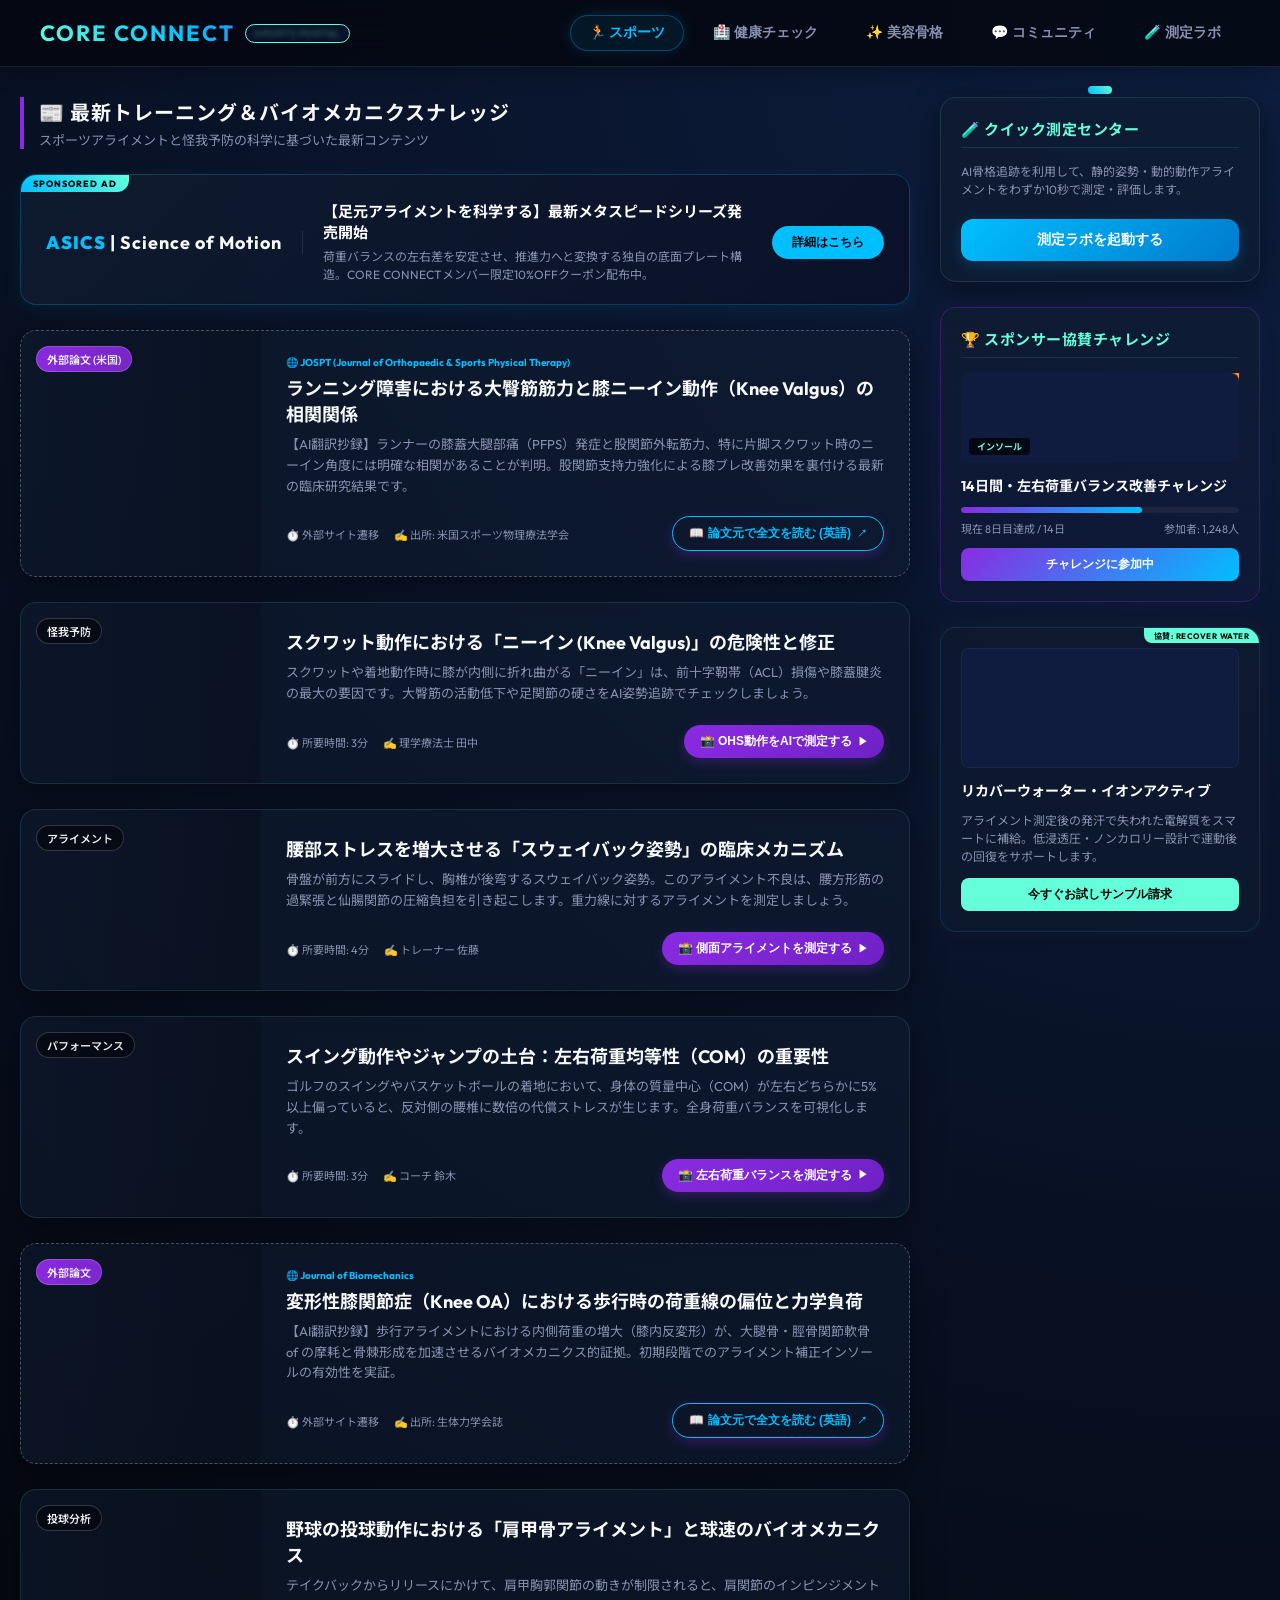
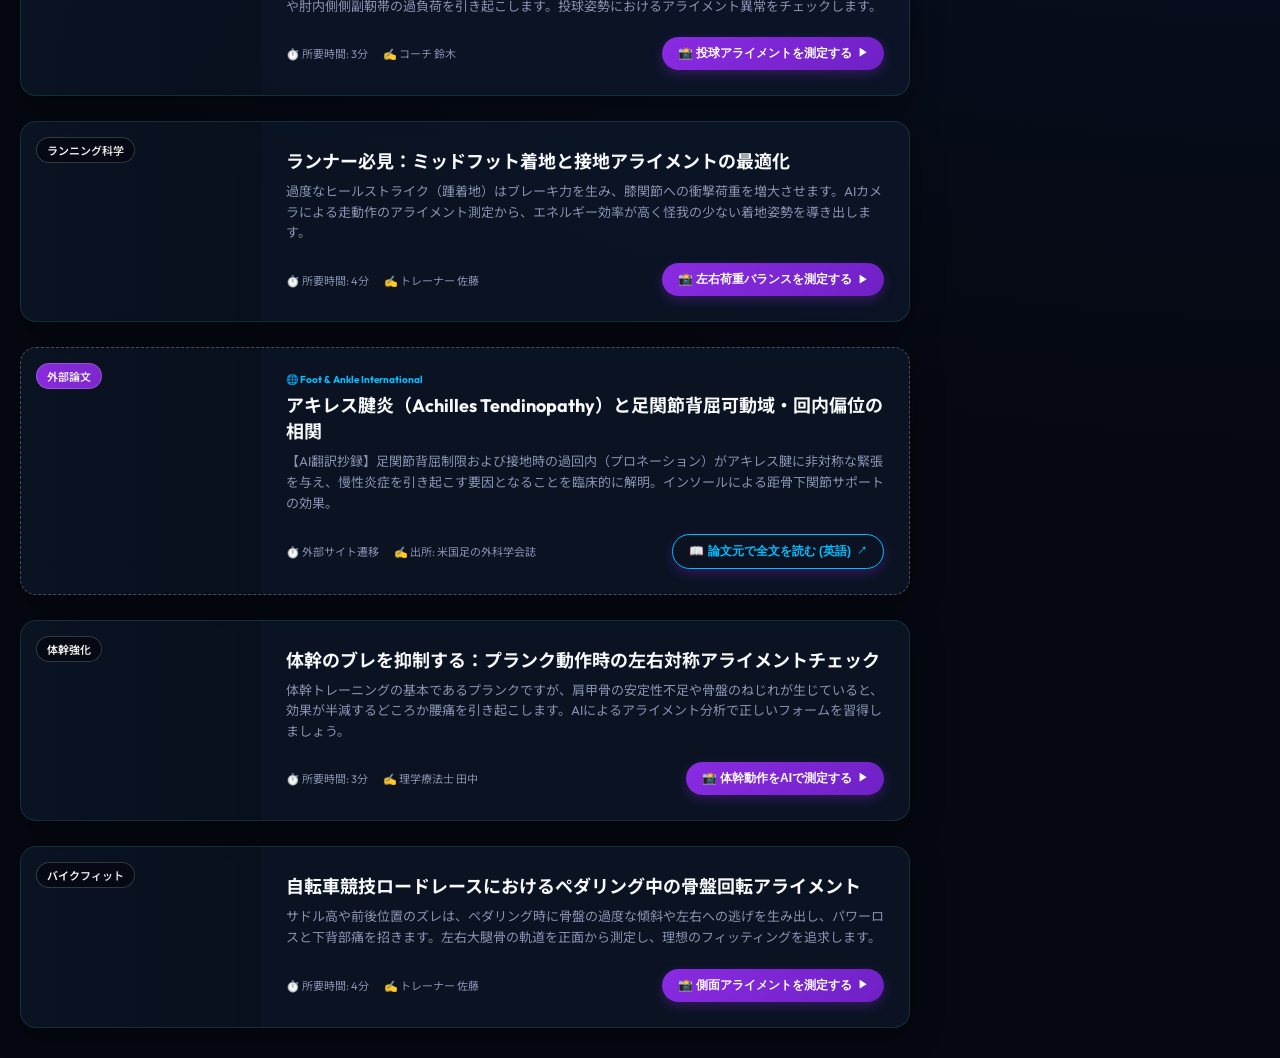
<file: index.html>
<!DOCTYPE html>
<html lang="ja">
<head>
    <meta charset="UTF-8">
    <meta name="viewport" content="width=device-width, initial-scale=1.0, maximum-scale=1.0, user-scalable=no, viewport-fit=cover">
    <title>CORE CONNECT - 統合スポーツ・健康・美容プラットフォーム</title>
    <link rel="stylesheet" href="portal.css">
</head>
<body class="theme-sports">

    <!-- Header & Navigation -->
    <header>
        <div class="logo">
            CORE CONNECT <span class="logo-badge" id="portalLogoBadge">Sports Portal</span>
        </div>
        <nav class="nav-tabs">
            <button class="tab-btn active" data-tab="sports">🏃 スポーツ</button>
            <button class="tab-btn" data-tab="health">🏥 健康チェック</button>
            <button class="tab-btn" data-tab="beauty">✨ 美容骨格</button>
            <button class="tab-btn" data-tab="community">💬 コミュニティ</button>
            <button class="tab-btn" data-tab="lab">🧪 測定ラボ</button>
        </nav>
    </header>

    <!-- Main Container -->
    <div class="portal-container">

        <!-- 1. SPORTS PORTAL TAB -->
        <div id="sportsPanel" class="tab-panel active">
            <div class="portal-grid">
                
                <!-- Left Feed: Articles -->
                <div class="feed-section">
                    <div class="feed-header">
                        <h2>📰 最新トレーニング＆バイオメカニクスナレッジ</h2>
                        <p>スポーツアライメントと怪我予防の科学に基づいた最新コンテンツ</p>
                    </div>

                    <!-- Horizontal Corporate Sponsor Banner Ad -->
                    <div class="sponsor-banner-horizontal" onclick="alert('協賛スポンサー：ASICS バイオメカニクスシューズ特設ページへ移行します！')">
                        <div class="sponsor-badge">SPONSORED AD</div>
                        <div class="sponsor-banner-content">
                            <div class="sponsor-logo-box">
                                <span style="color:var(--accent-blue); font-weight:900;">ASICS</span> | Science of Motion
                            </div>
                            <div class="sponsor-banner-text">
                                <h4 class="sponsor-headline">【足元アライメントを科学する】最新メタスピードシリーズ発売開始</h4>
                                <p class="sponsor-subline">荷重バランスの左右差を安定させ、推進力へと変換する独自の底面プレート構造。CORE CONNECTメンバー限定10%OFFクーポン配布中。</p>
                            </div>
                            <button class="sponsor-banner-btn">詳細はこちら</button>
                        </div>
                    </div>
                    
                                        <div class="article-list">
                        <!-- Curated External Article 1 (Sports) -->
                        <div class="article-card" style="border-style: dashed; border-color: rgba(255,255,255,0.25);">
                            <div class="article-image" style="background-image: url('https://images.unsplash.com/photo-1517649763962-0c623066013b?auto=format&fit=crop&q=80&w=400');">
                                <span class="article-badge" style="background:var(--accent-purple); color:#fff;">外部論文 (米国)</span>
                            </div>
                            <div class="article-content">
                                <div class="article-body">
                                    <div style="font-size:10px; color:var(--accent-blue); font-weight:700; margin-bottom:5px;">🌐 JOSPT (Journal of Orthopaedic & Sports Physical Therapy)</div>
                                    <h3>ランニング障害における大臀筋筋力と膝ニーイン動作（Knee Valgus）の相関関係</h3>
                                    <p>【AI翻訳抄録】ランナーの膝蓋大腿部痛（PFPS）発症と股関節外転筋力、特に片脚スクワット時のニーイン角度には明確な相関があることが判明。股関節支持力強化による膝ブレ改善効果を裏付ける最新の臨床研究結果です。</p>
                                </div>
                                <div class="article-footer">
                                    <div class="article-meta">
                                        <span>⏱️ 外部サイト遷移</span>
                                        <span>✍️ 出所: 米国スポーツ物理療法学会</span>
                                    </div>
                                    <button class="btn-hook" style="background:transparent; border:1px solid var(--accent-blue); color:var(--accent-blue);" onclick="window.open('https://www.jospt.org/', '_blank'); alert('著作権遵守：引用元メディアのオリジナル論文詳細ページ（外部サイト）へ遷移します。')">
                                        📖 論文元で全文を読む (英語) <span>↗</span>
                                    </button>
                                </div>
                            </div>
                        </div>

                        <!-- Article 1: Squat Knee Valgus -->
                        <div class="article-card">
                            <div class="article-image" style="background-image: url('https://images.unsplash.com/photo-1571019614242-c5c5dee9f50b?auto=format&fit=crop&q=80&w=400');">
                                <span class="article-badge">怪我予防</span>
                            </div>
                            <div class="article-content">
                                <div class="article-body">
                                    <h3>スクワット動作における「ニーイン (Knee Valgus)」の危険性と修正</h3>
                                    <p>スクワットや着地動作時に膝が内側に折れ曲がる「ニーイン」は、前十字靭帯（ACL）損傷や膝蓋腱炎の最大の要因です。大臀筋の活動低下や足関節の硬さをAI姿勢追跡でチェックしましょう。</p>
                                </div>
                                <div class="article-footer">
                                    <div class="article-meta">
                                        <span>⏱️ 所要時間: 3分</span>
                                        <span>✍️ 理学療法士 田中</span>
                                    </div>
                                    <button class="btn-hook" onclick="launchMeasurement('dyn_overhead')">
                                        📸 OHS動作をAIで測定する <span>▶</span>
                                    </button>
                                </div>
                            </div>
                        </div>

                        <!-- Article 2: Sway Back -->
                        <div class="article-card">
                            <div class="article-image" style="background-image: url('https://images.unsplash.com/photo-1476480862126-209bfaa8edc8?auto=format&fit=crop&q=80&w=400');">
                                <span class="article-badge">アライメント</span>
                            </div>
                            <div class="article-content">
                                <div class="article-body">
                                    <h3>腰部ストレスを増大させる「スウェイバック姿勢」の臨床メカニズム</h3>
                                    <p>骨盤が前方にスライドし、胸椎が後弯するスウェイバック姿勢。このアライメント不良は、腰方形筋の過緊張と仙腸関節の圧縮負担を引き起こします。重力線に対するアライメントを測定しましょう。</p>
                                </div>
                                <div class="article-footer">
                                    <div class="article-meta">
                                        <span>⏱️ 所要時間: 4分</span>
                                        <span>✍️ トレーナー 佐藤</span>
                                    </div>
                                    <button class="btn-hook" onclick="launchMeasurement('l_side')">
                                        📸 側面アライメントを測定する <span>▶</span>
                                    </button>
                                </div>
                            </div>
                        </div>

                        <!-- Article 3: Weight Bearing -->
                        <div class="article-card">
                            <div class="article-image" style="background-image: url('https://images.unsplash.com/photo-1535131749006-b7f58c99034b?auto=format&fit=crop&q=80&w=400');">
                                <span class="article-badge">パフォーマンス</span>
                            </div>
                            <div class="article-content">
                                <div class="article-body">
                                    <h3>スイング動作やジャンプの土台：左右荷重均等性（COM）の重要性</h3>
                                    <p>ゴルフのスイングやバスケットボールの着地において、身体の質量中心（COM）が左右どちらかに5%以上偏っていると、反対側の腰椎に数倍の代償ストレスが生じます。全身荷重バランスを可視化します。</p>
                                </div>
                                <div class="article-footer">
                                    <div class="article-meta">
                                        <span>⏱️ 所要時間: 3分</span>
                                        <span>✍️ コーチ 鈴木</span>
                                    </div>
                                    <button class="btn-hook" onclick="launchMeasurement('front')">
                                        📸 左右荷重バランスを測定する <span>▶</span>
                                    </button>
                                </div>
                            </div>
                        </div>

                        <!-- Curated External Article 2 (Sports) -->
                        <div class="article-card" style="border-style: dashed; border-color: rgba(255,255,255,0.25);">
                            <div class="article-image" style="background-image: url('https://images.unsplash.com/photo-1506126613408-eca07ce68773?auto=format&fit=crop&q=80&w=400');">
                                <span class="article-badge" style="background:var(--accent-purple); color:#fff;">外部論文</span>
                            </div>
                            <div class="article-content">
                                <div class="article-body">
                                    <div style="font-size:10px; color:var(--accent-blue); font-weight:700; margin-bottom:5px;">🌐 Journal of Biomechanics</div>
                                    <h3>変形性膝関節症（Knee OA）における歩行時の荷重線の偏位と力学負荷</h3>
                                    <p>【AI翻訳抄録】歩行アライメントにおける内側荷重の増大（膝内反変形）が、大腿骨・脛骨関節軟骨 of の摩耗と骨棘形成を加速させるバイオメカニクス的証拠。初期段階でのアライメント補正インソールの有効性を実証。</p>
                                </div>
                                <div class="article-footer">
                                    <div class="article-meta">
                                        <span>⏱️ 外部サイト遷移</span>
                                        <span>✍️ 出所: 生体力学会誌</span>
                                    </div>
                                    <button class="btn-hook" style="background:transparent; border:1px solid var(--accent-blue); color:var(--accent-blue);" onclick="window.open('https://www.sciencedirect.com/journal/journal-of-biomechanics', '_blank');">
                                        📖 論文元で全文を読む (英語) <span>↗</span>
                                    </button>
                                </div>
                            </div>
                        </div>

                        <!-- Article 4: Pitcher Alignment -->
                        <div class="article-card">
                            <div class="article-image" style="background-image: url('https://images.unsplash.com/photo-1530541930197-df161472b38f?auto=format&fit=crop&q=80&w=400');">
                                <span class="article-badge">投球分析</span>
                            </div>
                            <div class="article-content">
                                <div class="article-body">
                                    <h3>野球の投球動作における「肩甲骨アライメント」と球速のバイオメカニクス</h3>
                                    <p>テイクバックからリリースにかけて、肩甲胸郭関節の動きが制限されると、肩関節のインピンジメントや肘内側側副靭帯の過負荷を引き起こします。投球姿勢におけるアライメント異常をチェックします。</p>
                                </div>
                                <div class="article-footer">
                                    <div class="article-meta">
                                        <span>⏱️ 所要時間: 3分</span>
                                        <span>✍️ コーチ 鈴木</span>
                                    </div>
                                    <button class="btn-hook" onclick="launchMeasurement('dyn_overhead')">
                                        📸 投球アライメントを測定する <span>▶</span>
                                    </button>
                                </div>
                            </div>
                        </div>

                        <!-- Article 5: Midfoot strike -->
                        <div class="article-card">
                            <div class="article-image" style="background-image: url('https://images.unsplash.com/photo-1476480862126-209bfaa8edc8?auto=format&fit=crop&q=80&w=400');">
                                <span class="article-badge">ランニング科学</span>
                            </div>
                            <div class="article-content">
                                <div class="article-body">
                                    <h3>ランナー必見：ミッドフット着地と接地アライメントの最適化</h3>
                                    <p>過度なヒールストライク（踵着地）はブレーキ力を生み、膝関節への衝撃荷重を増大させます。AIカメラによる走動作のアライメント測定から、エネルギー効率が高く怪我の少ない着地姿勢を導き出します。</p>
                                </div>
                                <div class="article-footer">
                                    <div class="article-meta">
                                        <span>⏱️ 所要時間: 4分</span>
                                        <span>✍️ トレーナー 佐藤</span>
                                    </div>
                                    <button class="btn-hook" onclick="launchMeasurement('front')">
                                        📸 左右荷重バランスを測定する <span>▶</span>
                                    </button>
                                </div>
                            </div>
                        </div>

                        <!-- Curated External Article 3 (Sports) -->
                        <div class="article-card" style="border-style: dashed; border-color: rgba(255,255,255,0.25);">
                            <div class="article-image" style="background-image: url('https://images.unsplash.com/photo-1542291026-7eec264c27ff?auto=format&fit=crop&q=80&w=400');">
                                <span class="article-badge" style="background:var(--accent-purple); color:#fff;">外部論文</span>
                            </div>
                            <div class="article-content">
                                <div class="article-body">
                                    <div style="font-size:10px; color:var(--accent-blue); font-weight:700; margin-bottom:5px;">🌐 Foot & Ankle International</div>
                                    <h3>アキレス腱炎（Achilles Tendinopathy）と足関節背屈可動域・回内偏位の相関</h3>
                                    <p>【AI翻訳抄録】足関節背屈制限および接地時の過回内（プロネーション）がアキレス腱に非対称な緊張を与え、慢性炎症を引き起こす要因となることを臨床的に解明。インソールによる距骨下関節サポートの効果。</p>
                                </div>
                                <div class="article-footer">
                                    <div class="article-meta">
                                        <span>⏱️ 外部サイト遷移</span>
                                        <span>✍️ 出所: 米国足の外科学会誌</span>
                                    </div>
                                    <button class="btn-hook" style="background:transparent; border:1px solid var(--accent-blue); color:var(--accent-blue);" onclick="window.open('https://journals.sagepub.com/home/fai', '_blank');">
                                        📖 論文元で全文を読む (英語) <span>↗</span>
                                    </button>
                                </div>
                            </div>
                        </div>

                        <!-- Article 6: Plank Balance -->
                        <div class="article-card">
                            <div class="article-image" style="background-image: url('https://images.unsplash.com/photo-1571019614242-c5c5dee9f50b?auto=format&fit=crop&q=80&w=400');">
                                <span class="article-badge">体幹強化</span>
                            </div>
                            <div class="article-content">
                                <div class="article-body">
                                    <h3>体幹のブレを抑制する：プランク動作時の左右対称アライメントチェック</h3>
                                    <p>体幹トレーニングの基本であるプランクですが、肩甲骨の安定性不足や骨盤のねじれが生じていると、効果が半減するどころか腰痛を引き起こします。AIによるアライメント分析で正しいフォームを習得しましょう。</p>
                                </div>
                                <div class="article-footer">
                                    <div class="article-meta">
                                        <span>⏱️ 所要時間: 3分</span>
                                        <span>✍️ 理学療法士 田中</span>
                                    </div>
                                    <button class="btn-hook" onclick="launchMeasurement('dyn_flex_fwd')">
                                        📸 体幹動作をAIで測定する <span>▶</span>
                                    </button>
                                </div>
                            </div>
                        </div>

                        <!-- Article 7: Cycling Fit -->
                        <div class="article-card">
                            <div class="article-image" style="background-image: url('https://images.unsplash.com/photo-1517649763962-0c623066013b?auto=format&fit=crop&q=80&w=400');">
                                <span class="article-badge">バイクフィット</span>
                            </div>
                            <div class="article-content">
                                <div class="article-body">
                                    <h3>自転車競技ロードレースにおけるペダリング中の骨盤回転アライメント</h3>
                                    <p>サドル高や前後位置のズレは、ペダリング時に骨盤の過度な傾斜や左右への逃げを生み出し、パワーロスと下背部痛を招きます。左右大腿骨の軌道を正面から測定し、理想のフィッティングを追求します。</p>
                                </div>
                                <div class="article-footer">
                                    <div class="article-meta">
                                        <span>⏱️ 所要時間: 4分</span>
                                        <span>✍️ トレーナー 佐藤</span>
                                    </div>
                                    <button class="btn-hook" onclick="launchMeasurement('l_side')">
                                        📸 側面アライメントを測定する <span>▶</span>
                                    </button>
                                </div>
                            </div>
                        </div>
                    </div>
                </div>

                <!-- Right Sidebar Widgets -->
                <div class="side-widgets">
                    <!-- Widget: Quick Lab -->
                    <div class="widget">
                        <h3>🧪 クイック測定センター</h3>
                        <div class="mb-20" style="font-size:12px; color:var(--text-secondary); line-height: 1.5;">
                            AI骨格追跡を利用して、静的姿勢・動的動作アライメントをわずか10秒で測定・評価します。
                        </div>
                        <button class="btn-quick-start" onclick="switchTab('lab')">
                            <span class="rec-badge"></span> 測定ラボを起動する
                        </button>
                    </div>

                    <!-- Widget: Sponsored Challenge -->
                    <div class="widget challenge-widget">
                        <h3>🏆 スポンサー協賛チャレンジ</h3>
                        <div class="challenge-card">
                            <div class="ad-badge">協賛: OrthoFit</div>
                            <div class="challenge-banner" style="background-image: url('https://images.unsplash.com/photo-1476480862126-209bfaa8edc8?auto=format&fit=crop&q=80&w=300');">
                                <span class="challenge-brand">インソール</span>
                            </div>
                            <div class="challenge-title">14日間・左右荷重バランス改善チャレンジ</div>
                            <div class="challenge-progress">
                                <div class="progress-bar">
                                    <div class="progress-fill"></div>
                                </div>
                                <div style="display:flex; justify-content:space-between; margin-top:2px;">
                                    <span>現在 8日目達成 / 14日</span>
                                    <span>参加者: 1,248人</span>
                                </div>
                            </div>
                            <button class="challenge-btn" onclick="alert('チャレンジ登録完了！毎日測定ラボで測定して50/50の均等アライメントを目指しましょう！達成するとOrthoFit製品の限定クーポンを贈呈。')">チャレンジに参加中</button>
                        </div>
                    </div>

                    <!-- Side Ad: Beverage Brand -->
                    <div class="widget ad-widget" style="border-color: rgba(0, 191, 255, 0.15);">
                        <div class="ad-badge" style="background:var(--accent-teal); color:#000;">協賛: RECOVER WATER</div>
                        <div class="ad-body">
                            <div class="ad-img-box" style="background-image: url('https://images.unsplash.com/photo-1513558161293-cdaf765ed2fd?auto=format&fit=crop&q=80&w=300');"></div>
                            <div class="ad-title">リカバーウォーター・イオンアクティブ</div>
                            <div class="ad-desc">アライメント測定後の発汗で失われた電解質をスマートに補給。低浸透圧・ノンカロリー設計で運動後の回復をサポートします。</div>
                            <button class="ad-btn" style="background:var(--accent-teal); color:#000;" onclick="alert('公式ストア商品ページに移行します！')">今すぐお試しサンプル請求</button>
                        </div>
                    </div>
                </div>

            </div>
        </div>

        <!-- 2. HEALTH PORTAL TAB -->
        <div id="healthPanel" class="tab-panel">
            <div class="portal-grid">
                
                <!-- Left Feed: Articles -->
                <div class="feed-section">
                    <div class="feed-header">
                        <h2>📰 最新ヘルスケア＆予防医学ナレッジ</h2>
                        <p>健康寿命の延伸、生活習慣病予防、アライメントの健康影響に関する最新情報</p>
                    </div>

                    <!-- Horizontal Sponsor Ad: Health -->
                    <div class="sponsor-banner-horizontal" onclick="alert('協賛スポンサー：サントリー ウェルネス特設ページへ移行します！')">
                        <div class="sponsor-badge">SPONSORED AD</div>
                        <div class="sponsor-banner-content">
                            <div class="sponsor-logo-box">
                                <span style="color:var(--accent-blue); font-weight:900;">SUNTORY</span> | Wellness
                            </div>
                            <div class="sponsor-banner-text">
                                <h4 class="sponsor-headline">【科学が証明する若々しさ】セサミンEXでアクティブな関節・血流ケア</h4>
                                <p class="sponsor-subline">40代以降の運動機能維持に。体幹ブレを抑え、歩行アライメントを内側から円滑にサポートします。CORE CONNECT限定特別モニター募集中。</p>
                            </div>
                            <button class="sponsor-banner-btn">詳細はこちら</button>
                        </div>
                    </div>
                    
                                        <div class="article-list">
                        <!-- Special Feature: Health rPPG Autonomic stress scan -->
                        <div class="article-card" style="border: 1px solid rgba(0, 191, 255, 0.3); background: linear-gradient(135deg, var(--bg-card) 0%, rgba(0, 191, 255, 0.05) 100%); box-shadow: 0 0 15px rgba(0, 191, 255, 0.08);">
                            <div class="article-image" style="background-image: url('https://images.unsplash.com/photo-1576091160550-2173dba999ef?auto=format&fit=crop&q=80&w=400');">
                                <span class="article-badge" style="background:var(--accent-blue); color:#000; font-weight:700;">自律神経・心拍</span>
                            </div>
                            <div class="article-content">
                                <div class="article-body">
                                    <h3 style="color:var(--accent-blue);">✨ AI 非接触バイタルチェック＆自律神経・ストレス分析</h3>
                                    <p>スマートフォンのカメラを30秒間見つめるだけで、顔面の微細な血管の輝度変化（rPPG技術）を検出し、心拍数とHRV（心拍変動指標）を非接触測定。自律神経バランスと身体的・精神的な疲労ストレス状態を科学的に評価します。</p>
                                </div>
                                <div class="article-footer">
                                    <div class="article-meta">
                                        <span>⏱️ 所要時間: 30秒固定</span>
                                        <span>✍️ 内科医師 渡辺 / 自律神経ヘルスアドバイザー</span>
                                    </div>
                                    <button class="btn-hook" style="background:linear-gradient(135deg, var(--accent-blue) 0%, var(--accent-teal) 100%); color:#000; border:none; box-shadow: 0 4px 10px rgba(0, 191, 255, 0.2);" onclick="launchMeasurement('face_rppg')">
                                        📸 自律神経・ストレススキャンを起動する <span>▶</span>
                                    </button>
                                </div>
                            </div>
                        </div>

                        <!-- Curated External Article 1 (Health) -->
                        <div class="article-card" style="border-style: dashed; border-color: rgba(0,0,0,0.12);">
                            <div class="article-image" style="background-image: url('https://images.unsplash.com/photo-1516062423079-7ca13cdc7f5a?auto=format&fit=crop&q=80&w=400');">
                                <span class="article-badge" style="background:var(--accent-blue); color:#fff;">ニュース配信</span>
                            </div>
                            <div class="article-content">
                                <div class="article-body">
                                    <div style="font-size:10px; color:var(--accent-blue); font-weight:700; margin-bottom:5px;">📰 厚生労働省プレスリリース</div>
                                    <h3>高齢者の転倒・骨折が年々増加、厚生労働省が予防ガイドラインで「身体バランスチェック」の推奨を強化</h3>
                                    <p>【記事抜粋】厚生労働省の最新の国民健康調査によると、65歳以上の転倒による骨折件数は過去最高を記録。予防ガイドラインでは、自宅で簡単に行える片脚立ちや立ち上がり測定などの身体重心アライメント評価の重要性が指摘されています。</p>
                                </div>
                                <div class="article-footer">
                                    <div class="article-meta">
                                        <span>⏱️ 外部サイト遷移</span>
                                        <span>✍️ 出所: 厚生労働省広報</span>
                                    </div>
                                    <button class="btn-hook" style="background:transparent; border:1px solid var(--accent-blue); color:var(--accent-blue);" onclick="window.open('https://www.mhlw.go.jp/', '_blank'); alert('著作権遵守：引用元官庁のオリジナルリリース詳細ページ（外部サイト）へ遷移します。')">
                                        📖 配信元で全文を読む (厚生労働省) <span>↗</span>
                                    </button>
                                </div>
                            </div>
                        </div>

                        <!-- Article 1: CS-30 Test -->
                        <div class="article-card">
                            <div class="article-image" style="background-image: url('https://images.unsplash.com/photo-1576091160550-2173dba999ef?auto=format&fit=crop&q=80&w=400');">
                                <span class="article-badge">ロコモ予防</span>
                            </div>
                            <div class="article-content">
                                <div class="article-body">
                                    <h3>健康寿命を延ばす：立ち上がりテスト（CS-30）によるロコモ判定</h3>
                                    <p>30秒間の椅子立ち上がりテストは、下肢の運動機能や将来の転倒リスクを測るための国際的な指標です。AIカメラによる姿勢動作追跡で、ご自宅で手軽に運動能力をチェックしてみましょう。</p>
                                </div>
                                <div class="article-footer">
                                    <div class="article-meta">
                                        <span>⏱️ 所要時間: 3分</span>
                                        <span>✍️ 理学療法士 田中</span>
                                    </div>
                                    <button class="btn-hook" onclick="launchMeasurement('dyn_flex_fwd')">
                                        📸 動作チェックをAIで測定する <span>▶</span>
                                    </button>
                                </div>
                            </div>
                        </div>

                        <!-- Article 2: Visceral Fat and Posture -->
                        <div class="article-card">
                            <div class="article-image" style="background-image: url('https://images.unsplash.com/photo-1506126613408-eca07ce68773?auto=format&fit=crop&q=80&w=400');">
                                <span class="article-badge">生活習慣</span>
                            </div>
                            <div class="article-content">
                                <div class="article-body">
                                    <h3>隠れメタボ・内臓下垂を防ぐ「骨盤ニュートラル」の健康効果</h3>
                                    <p>骨盤が後傾すると内臓が押し下げられ、下腹部がぽっこり出るだけでなく、消化吸収効率の低下や基礎代謝の悪化を招きます。正しい骨盤アライメント（傾き角）を測定し、生活習慣病を予防しましょう。</p>
                                </div>
                                <div class="article-footer">
                                    <div class="article-meta">
                                        <span>⏱️ 所要時間: 4分</span>
                                        <span>✍️ 内科医師 渡辺</span>
                                    </div>
                                    <button class="btn-hook" onclick="launchMeasurement('l_side')">
                                        📸 骨盤傾きアライメントを測定する <span>▶</span>
                                    </button>
                                </div>
                            </div>
                        </div>

                        <!-- Curated External Article 2 (Health) -->
                        <div class="article-card" style="border-style: dashed; border-color: rgba(0,0,0,0.12); border-width: 2px;">
                            <div class="article-image" style="background-image: url('https://images.unsplash.com/photo-1516062423079-7ca13cdc7f5a?auto=format&fit=crop&q=80&w=400');">
                                <span class="article-badge" style="background:var(--accent-purple); color:#fff;">外部論文 & AI測定</span>
                            </div>
                            <div class="article-content">
                                <div class="article-body">
                                    <div style="font-size:10px; color:var(--accent-blue); font-weight:700; margin-bottom:5px;">🌐 JAMA Internal Medicine</div>
                                    <h3>一日の歩数（ステップ数）と安静時心拍数および心血管疾患死リスクの長期的相関</h3>
                                    <p>【AI翻訳抄録】数万人のウェアラブルデータを分析した結果、毎日の歩数増加と歩行バランスの安定性が心拍数の安定をもたらし、心筋梗塞や脳卒中の死亡リスクを最大30%低下させることを疫学的に立証。</p>
                                    <div style="background:rgba(0, 191, 255, 0.04); border: 1px dashed rgba(0, 191, 255, 0.15); padding: 10px; border-radius: 8px; font-size: 11px; margin-top: 10px; line-height: 1.4; color: var(--text-primary);">
                                        <strong>💡 自律神経・脈拍セルフチェック：</strong> 安静時心拍数とHRV（心拍変動）は、心血管系のコンディションを測る重要なヘルスインジケーターです。カメラに顔をかざし、AIで非接触バイタルチェックを行ってみましょう。
                                    </div>
                                </div>
                                <div class="article-footer" style="flex-wrap: wrap; gap: 10px;">
                                    <div class="article-meta">
                                        <span>⏱️ 測定時間: 30秒</span>
                                        <span>✍️ 出所: 米国医師会雑誌</span>
                                    </div>
                                    <div style="display:flex; gap:10px; width:100%;">
                                        <button class="btn-hook" style="background:transparent; border:1px solid var(--accent-blue); color:var(--accent-blue); flex:1;" onclick="window.open('https://jamanetwork.com/journals/jamainternalmedicine', '_blank');">
                                            📖 論文詳細 (英語) <span>↗</span>
                                        </button>
                                        <button class="btn-hook" style="background:linear-gradient(135deg, var(--accent-blue) 0%, var(--accent-teal) 100%); color:#000; border:none; flex:1.3;" onclick="launchMeasurement('face_rppg')">
                                            📸 安静時心拍＆HRVをAI測定 <span>▶</span>
                                        </button>
                                    </div>
                                </div>
                            </div>
                        </div>

                        <!-- Article 4: Forward Head -->
                        <div class="article-card">
                            <div class="article-image" style="background-image: url('https://images.unsplash.com/photo-1576091160550-2173dba999ef?auto=format&fit=crop&q=80&w=400');">
                                <span class="article-badge">姿勢ケア</span>
                            </div>
                            <div class="article-content">
                                <div class="article-body">
                                    <h3>デスクワーカーの現代病：「スマホ首（ストレートネック）」を予防する胸椎可動性</h3>
                                    <p>PC作業中の前かがみ姿勢は、頭部を前方に数センチメートル突出させ、頸椎に最大3倍の静的負荷をかけます。胸椎の丸みを測定し、背骨の生理的弯曲を取り戻すセルフストレッチをアドバイスします。</p>
                                </div>
                                <div class="article-footer">
                                    <div class="article-meta">
                                        <span>⏱️ 所要時間: 3分</span>
                                        <span>✍️ 内科医師 渡辺</span>
                                    </div>
                                    <button class="btn-hook" onclick="launchMeasurement('l_side')">
                                        📸 側面アライメントを測定する <span>▶</span>
                                    </button>
                                </div>
                            </div>
                        </div>

                        <!-- Curated External Article 3 (Health) -->
                        <div class="article-card" style="border-style: dashed; border-color: rgba(0,0,0,0.12);">
                            <div class="article-image" style="background-image: url('https://images.unsplash.com/photo-1506126613408-eca07ce68773?auto=format&fit=crop&q=80&w=400');">
                                <span class="article-badge" style="background:var(--accent-purple); color:#fff;">外部論文</span>
                            </div>
                            <div class="article-content">
                                <div class="article-body">
                                    <div style="font-size:10px; color:var(--accent-blue); font-weight:700; margin-bottom:5px;">🌐 International Osteoporosis Foundation</div>
                                    <h3>骨密度（BMD）維持における重力負荷・荷重トレーニングの生理的エビデンス</h3>
                                    <p>【AI翻訳抄録】骨芽細胞を刺激し骨形成を促進するには、自重を利用した適度な衝撃荷重（片脚立ちやステップ運動）が必要であることを検証。筋骨格アライメントが歪んでいると力学刺激が不均等になる問題点を指摘。</p>
                                </div>
                                <div class="article-footer">
                                    <div class="article-meta">
                                        <span>⏱️ 外部サイト遷移</span>
                                        <span>✍️ 出所: 国際骨粗鬆症財団</span>
                                    </div>
                                    <button class="btn-hook" style="background:transparent; border:1px solid var(--accent-blue); color:var(--accent-blue);" onclick="window.open('https://www.osteoporosis.foundation/', '_blank');">
                                        📖 論文元で全文を読む (英語) <span>↗</span>
                                    </button>
                                </div>
                            </div>
                        </div>

                        <!-- Article 5: Sleep Posture -->
                        <div class="article-card">
                            <div class="article-image" style="background-image: url('https://images.unsplash.com/photo-1506126613408-eca07ce68773?auto=format&fit=crop&q=80&w=400');">
                                <span class="article-badge">睡眠姿勢</span>
                            </div>
                            <div class="article-content">
                                <div class="article-body">
                                    <h3>朝起きたときの腰痛を改善：背骨への負担を減らす「理想の寝姿勢」アライメント</h3>
                                    <p>朝起きたときに腰が痛むのは、就寝時の骨盤後傾や背骨のねじれが原因かもしれません。適切な枕の高さや寝姿勢ごとの背骨ニュートラル位置を測定し、良質な睡眠習慣をサポートします。</p>
                                </div>
                                <div class="article-footer">
                                    <div class="article-meta">
                                        <span>⏱️ 所要時間: 4分</span>
                                        <span>✍️ 理学療法士 田中</span>
                                    </div>
                                    <button class="btn-hook" onclick="launchMeasurement('l_side')">
                                        📸 側面アライメントを測定する <span>▶</span>
                                    </button>
                                </div>
                            </div>
                        </div>

                        <!-- Curated External Article 4 (Health) -->
                        <div class="article-card" style="border-style: dashed; border-color: rgba(0,0,0,0.12);">
                            <div class="article-image" style="background-image: url('https://images.unsplash.com/photo-1516062423079-7ca13cdc7f5a?auto=format&fit=crop&q=80&w=400');">
                                <span class="article-badge" style="background:var(--accent-purple); color:#fff;">外部論文</span>
                            </div>
                            <div class="article-content">
                                <div class="article-body">
                                    <div style="font-size:10px; color:var(--accent-blue); font-weight:700; margin-bottom:5px;">🌐 BJSM (British Journal of Sports Medicine)</div>
                                    <h3>高血圧症におけるアイソメトリック（等尺性）筋力トレーニングの降圧効果メタ分析</h3>
                                    <p>【AI翻訳抄録】空気椅子や壁押しなど、筋肉の長さを変えずに力を発揮するトレーニングが、有酸素運動を上回る血管柔軟性改善・血圧低下作用を持つことを証明。アライメントを維持した静的トレーニングが推奨される理由。</p>
                                </div>
                                <div class="article-footer">
                                    <div class="article-meta">
                                        <span>⏱️ 外部サイト遷移</span>
                                        <span>✍️ 出所: 英国スポーツ医学雑誌</span>
                                    </div>
                                    <button class="btn-hook" style="background:transparent; border:1px solid var(--accent-blue); color:var(--accent-blue);" onclick="window.open('https://bjsm.bmj.com/', '_blank');">
                                        📖 論文元で全文を読む (英語) <span>↗</span>
                                    </button>
                                </div>
                            </div>
                        </div>

                        <!-- Article 6: Single Leg Stand -->
                        <div class="article-card">
                            <div class="article-image" style="background-image: url('https://images.unsplash.com/photo-1576091160550-2173dba999ef?auto=format&fit=crop&q=80&w=400');">
                                <span class="article-badge">重心バランス</span>
                            </div>
                            <div class="article-content">
                                <div class="article-body">
                                    <h3>脳卒中リスクと関連する「片脚立ち時間」の短縮を防ぐ重心制御機能</h3>
                                    <p>片脚立ち測定における動揺面積の増大は、脳内の微小血管障害や前庭感覚の衰えを示す重要なヘルスインジケーターです。左右均等な筋力と重心アライメントを保ち、健康な神経系を維持しましょう。</p>
                                </div>
                                <div class="article-footer">
                                    <div class="article-meta">
                                        <span>⏱️ 所要時間: 3分</span>
                                        <span>✍️ 理学療法士 田中</span>
                                    </div>
                                    <button class="btn-hook" onclick="launchMeasurement('front')">
                                        📸 左右荷重バランスを測定する <span>▶</span>
                                    </button>
                                </div>
                            </div>
                        </div>

                        <!-- Article 7: Back Pain Core -->
                        <div class="article-card">
                            <div class="article-image" style="background-image: url('https://images.unsplash.com/photo-1506126613408-eca07ce68773?auto=format&fit=crop&q=80&w=400');">
                                <span class="article-badge">腰痛対策</span>
                            </div>
                            <div class="article-content">
                                <div class="article-body">
                                    <h3>慢性腰痛に挑む：インナーマッスル（腹横筋）の収縮アライメントと体幹保護</h3>
                                    <p>動作を起こす直前に腹横筋が先行して収縮しないと、腰椎に直接的なせん断力がかかり急性痛を誘発します。前屈時の体幹アライメント軌跡をAIでチェックし、コアの連動性を取り戻しましょう。</p>
                                </div>
                                <div class="article-footer">
                                    <div class="article-meta">
                                        <span>⏱️ 所要時間: 4分</span>
                                        <span>✍️ 内科医師 渡辺</span>
                                    </div>
                                    <button class="btn-hook" onclick="launchMeasurement('dyn_flex_fwd')">
                                        📸 動作チェックをAIで測定する <span>▶</span>
                                    </button>
                                </div>
                            </div>
                        </div>
                    </div>
                </div>

                <!-- Right Sidebar Widgets -->
                <div class="side-widgets">
                    <!-- Widget: Health Advice -->
                    <div class="widget">
                        <h3>🏥 パーソナル健康指導</h3>
                        <div class="mb-20" style="font-size:12px; color:var(--text-secondary); line-height: 1.5;">
                            測定された姿勢・動揺データから、高血圧やメタボ予防、腰痛防止に適した個別ストレッチ・食事法をAIが推薦します。
                        </div>
                        <button class="btn-quick-start" onclick="switchTab('lab')">
                            <span class="rec-badge"></span> 健康状態チェックへ
                        </button>
                    </div>

                    <!-- Widget: Sponsored Challenge -->
                    <div class="widget challenge-widget" style="border-color: rgba(16, 185, 129, 0.3); background: linear-gradient(180deg, var(--bg-card) 0%, rgba(16, 185, 129, 0.03) 100%);">
                        <h3>🏆 健康増進協賛チャレンジ</h3>
                        <div class="challenge-card">
                            <div class="ad-badge" style="background:var(--accent-blue); color:#000;">協賛: TANITA</div>
                            <div class="challenge-banner" style="background-image: url('https://images.unsplash.com/photo-1544367567-0f2fcb009e0b?auto=format&fit=crop&q=80&w=300');">
                                <span class="challenge-brand">体組成計</span>
                            </div>
                            <div class="challenge-title">毎日測定・体幹バランス＆基礎代謝キープチャレンジ</div>
                            <button class="challenge-btn" style="background:linear-gradient(135deg, var(--accent-blue) 0%, #10b981 100%);" onclick="alert('健康チャレンジに参加しました！体組成データとアライメントデータを連動させて健康ポイントを獲得しましょう。')">チャレンジに参加する</button>
                        </div>
                    </div>

                    <!-- Side Ad: Health Drink -->
                    <div class="widget ad-widget" style="border-color: rgba(52, 211, 153, 0.15);">
                        <div class="ad-badge" style="background:var(--accent-blue); color:#000;">協賛: 明治 VAAM</div>
                        <div class="ad-body">
                            <div class="ad-img-box" style="background-image: url('https://images.unsplash.com/photo-1470468969717-61d5d548a04b?auto=format&fit=crop&q=80&w=300');"></div>
                            <div class="ad-title">ヴァームスマートフィットウォーター</div>
                            <div class="ad-desc">カラダを動かすことで脂肪の燃焼を高める独自のアミノ酸（ARF）配合。アライメントチェック運動時の水分補給に最適です。</div>
                            <button class="ad-btn" style="background:var(--accent-blue); color:#000;" onclick="alert('明治VAAM 特設ECページへ移行します！')">特別割引で購入する</button>
                        </div>
                    </div>
                </div>

            </div>
        </div>

        <!-- 3. BEAUTY PORTAL TAB -->
        <div id="beautyPanel" class="tab-panel">
            <div class="portal-grid">
                
                <!-- Left Feed: Articles -->
                <div class="feed-section">
                    <div class="feed-header">
                        <h2>📰 最新エステ・美容骨格＆姿勢ボディメイク</h2>
                        <p>美姿勢キープ、骨格スタイル診断、スタイルアップのためのアライメント科学</p>
                    </div>

                    <!-- Horizontal Sponsor Ad: Beauty -->
                    <div class="sponsor-banner-horizontal" style="border-color: rgba(255, 117, 143, 0.25); box-shadow: 0 0 15px rgba(255, 117, 143, 0.08);" onclick="alert('協賛スポンサー：資生堂 エリクシール特別キャンペーンページへ移行します！')">
                        <div class="sponsor-badge" style="background:linear-gradient(45deg, var(--accent-blue), var(--accent-purple)); color:#fff;">SPONSORED AD</div>
                        <div class="sponsor-banner-content">
                            <div class="sponsor-logo-box">
                                <span style="color:var(--accent-blue); font-weight:900;">資生堂</span> | ELIXIR
                            </div>
                            <div class="sponsor-banner-text">
                                <h4 class="sponsor-headline">【骨格から美しさを整える】姿勢アライメントと美しき表情・ハリ肌ケア</h4>
                                <p class="sponsor-subline">猫背や首の前傾はデコルテ・顔の巡りを阻害し、くすみやハリ低下の原因に。美姿勢アライメントから理想のエイジングケアを提案。</p>
                            </div>
                            <button class="sponsor-banner-btn" style="background:var(--accent-blue); color:#fff;">詳細はこちら</button>
                        </div>
                    </div>
                    
                                        <div class="article-list">
                        <!-- Curated External Article 1 (Beauty) -->
                        <div class="article-card" style="border-style: dashed; border-color: rgba(0,0,0,0.12);">
                            <div class="article-image" style="background-image: url('https://images.unsplash.com/photo-1522335789203-aabd1fc54bc9?auto=format&fit=crop&q=80&w=400');">
                                <span class="article-badge" style="background:var(--accent-purple); color:#fff;">海外美容誌</span>
                            </div>
                            <div class="article-content">
                                <div class="article-body">
                                    <div style="font-size:10px; color:var(--accent-blue); font-weight:700; margin-bottom:5px;">🌐 Vogue Aesthetics (NY Edition)</div>
                                    <h3>ニューヨークのトップモデルが実践する、骨格アライメント調整とリンパ循環・美肌のディープリレーション</h3>
                                    <p>【AI翻訳抄録】モデル業界で重要視される「立ち姿の垂直アライメント」。姿勢の崩れは頸部リンパ節の圧迫を招き、顔のくすみやターンオーバー遅延の主要因になることが最新美容医学で実証。アライメントケアと美容液導入の相乗効果が注目されています。</p>
                                </div>
                                <div class="article-footer">
                                    <div class="article-meta">
                                        <span>⏱️ 外部サイト遷移</span>
                                        <span>✍️ 出所: Vogue Aesthetics誌</span>
                                    </div>
                                    <button class="btn-hook" style="background:transparent; border:1px solid var(--accent-blue); color:var(--accent-blue);" onclick="window.open('https://www.vogue.com/', '_blank'); alert('著作権遵守：引用元メディアのオリジナルニュース詳細ページ（外部サイト）へ遷移します。')">
                                        📖 配信元で全文を読む (Vogue) <span>↗</span>
                                    </button>
                                </div>
                            </div>
                        </div>

                        <!-- Special Feature: Face rPPG & Makeup -->
                        <div class="article-card" style="border: 1px solid rgba(255, 20, 147, 0.3); background: linear-gradient(135deg, var(--bg-card) 0%, rgba(255, 20, 147, 0.05) 100%); box-shadow: 0 0 15px rgba(255, 20, 147, 0.08);">
                            <div class="article-image" style="background-image: url('https://images.unsplash.com/photo-1522335789203-aabd1fc54bc9?auto=format&fit=crop&q=80&w=400');">
                                <span class="article-badge" style="background:var(--accent-pink); color:#fff; font-weight:700;">顔骨格＆rPPG</span>
                            </div>
                            <div class="article-content">
                                <div class="article-body">
                                    <h3 style="color:var(--accent-pink);">✨ AI 顔骨格・メイク＆rPPG血流測定ラボ</h3>
                                    <p>カメラで顔の468特徴点を瞬時にトラッキング！自律神経心拍変動（rPPG）によるストレス測定と、あなたの顔立ち（丸顔・面長など）に基づき「なりたい理想の顔」に近づけるメイクアップガイドマップをシミュレーションします。</p>
                                </div>
                                <div class="article-footer">
                                    <div class="article-meta">
                                        <span>⏱️ 所要時間: 1分</span>
                                        <span>✍️ ビューティAIアドバイザー</span>
                                    </div>
                                    <button class="btn-hook" style="background:linear-gradient(135deg, var(--accent-pink) 0%, var(--accent-purple) 100%); color:#fff; border:none; box-shadow: 0 4px 10px rgba(255,20,147,0.2);" onclick="launchMeasurement('face_rppg')">
                                        📸 AI顔アライメント・メイク測定を起動する <span>▶</span>
                                    </button>
                                </div>
                            </div>
                        </div>

                        <!-- Article 1: Bone types -->
                        <div class="article-card">
                            <div class="article-image" style="background-image: url('https://images.unsplash.com/photo-1512290923902-8a9f81dc236c?auto=format&fit=crop&q=80&w=400');">
                                <span class="article-badge" style="background:var(--accent-blue); color:#000;">骨格診断</span>
                            </div>
                            <div class="article-content">
                                <div class="article-body">
                                    <h3>3大骨格スタイルタイプ（ストレート・ウェーブ・ナチュラル）と美脚度アセスメント</h3>
                                    <p>骨格タイプによって骨盤の傾きや脂肪・筋肉の付き方の特徴は異なります。姿勢アライメント測定から「O脚・X脚の偏位」を数値化し、あなたに最適な美脚アプローチを見つけましょう。</p>
                                </div>
                                <div class="article-footer">
                                    <div class="article-meta">
                                        <span>⏱️ 所要時間: 3分</span>
                                        <span>✍️ スタイリスト Rin</span>
                                    </div>
                                    <button class="btn-hook" onclick="launchMeasurement('front')">
                                        📸 骨格タイプと美脚アライメント測定 <span>▶</span>
                                    </button>
                                </div>
                            </div>
                        </div>

                        <!-- Article 2: Esthetic walking -->
                        <div class="article-card">
                            <div class="article-image" style="background-image: url('https://images.unsplash.com/photo-1515886657613-9f3515b0c78f?auto=format&fit=crop&q=80&w=400');">
                                <span class="article-badge" style="background:var(--accent-blue); color:#000;">美ボディ</span>
                            </div>
                            <div class="article-content">
                                <div class="article-body">
                                    <h3>太もも前側の張りを解消する：美歩行と骨盤アライメントの鍵</h3>
                                    <p>歩くたびに太ももの前側が張ってしまうのは、骨盤の前傾によって反り腰になり、大腿直筋に頼った歩き方をしているからです。美しい歩行アライメントの基準ラインをAIで測定・可視化します。</p>
                                </div>
                                <div class="article-footer">
                                    <div class="article-meta">
                                        <span>⏱️ 所要時間: 4分</span>
                                        <span>✍️ 美容カイロプラクター 小林</span>
                                    </div>
                                    <button class="btn-hook" onclick="launchMeasurement('l_side')">
                                        📸 歩行・骨盤アライメントを測定する <span>▶</span>
                                    </button>
                                </div>
                            </div>
                        </div>

                        <!-- Curated External Article 2 (Beauty) -->
                        <div class="article-card" style="border-style: dashed; border-color: rgba(0,0,0,0.12); border-width: 2px;">
                            <div class="article-image" style="background-image: url('https://images.unsplash.com/photo-1522335789203-aabd1fc54bc9?auto=format&fit=crop&q=80&w=400');">
                                <span class="article-badge" style="background:var(--accent-purple); color:#fff;">外部論文 & AI診断</span>
                            </div>
                            <div class="article-content">
                                <div class="article-body">
                                    <div style="font-size:10px; color:var(--accent-blue); font-weight:700; margin-bottom:5px;">🌐 Aesthetic Plastic Surgery</div>
                                    <h3>顔面非対称（Facial Asymmetry）と頸椎アライメント・顎関節症（TMD）の臨床相関</h3>
                                    <p>【AI翻訳抄録】頸椎のわずかな傾斜や肩のラインの左右非対称が、咬筋の緊張差を引き起こし、顔の輪郭の歪みをもたらすメカニズム。全身の骨格アライメントを正すことでフェイスラインの対称性が改善することを示す臨床的結論。</p>
                                    <div style="background:rgba(255, 20, 147, 0.04); border: 1px dashed rgba(255, 20, 147, 0.15); padding: 10px; border-radius: 8px; font-size: 11px; margin-top: 10px; line-height: 1.4; color: var(--text-primary);">
                                        <strong>💡 AIで今すぐセルフチェック：</strong> 全身のアライメントの歪みは顔の非対称性となって現れます。当サイトのAIカメラ診断で、顔の左右の対称性を数値化してみましょう。
                                    </div>
                                </div>
                                <div class="article-footer" style="flex-wrap: wrap; gap: 10px;">
                                    <div class="article-meta">
                                        <span>⏱️ 測定時間: 1分</span>
                                        <span>✍️ 出所: 美容形成外科学会誌</span>
                                    </div>
                                    <div style="display:flex; gap:10px; width:100%;">
                                        <button class="btn-hook" style="background:transparent; border:1px solid var(--accent-blue); color:var(--accent-blue); flex: 1;" onclick="window.open('https://link.springer.com/journal/266', '_blank');">
                                            📖 論文元詳細 (英語) <span>↗</span>
                                        </button>
                                        <button class="btn-hook" style="background:linear-gradient(135deg, var(--accent-pink) 0%, var(--accent-purple) 100%); color:#fff; border:none; flex: 1.3;" onclick="launchMeasurement('face_rppg')">
                                            📸 AI顔アライメントで非対称測定 <span>▶</span>
                                        </button>
                                    </div>
                                </div>
                            </div>
                        </div>

                        <!-- Article 4: SCM lines -->
                        <div class="article-card">
                            <div class="article-image" style="background-image: url('https://images.unsplash.com/photo-1512290923902-8a9f81dc236c?auto=format&fit=crop&q=80&w=400');">
                                <span class="article-badge">デコルテ美 & 血流</span>
                            </div>
                            <div class="article-content">
                                <div class="article-body">
                                    <h3>デコルテを美しく見せる：胸鎖乳突筋の過緊張と「前肩（丸肩）」の補正ケア</h3>
                                    <p>スマートフォンやPCの見すぎで首が前に突き出ると、胸側の筋肉が縮み、美しい鎖骨ラインが埋もれてしまいます。首から肩にかけてのアライメント角度を測定し、デコルテがすっきり際立つ姿勢へ導きます。</p>
                                    <div style="background:rgba(0, 191, 255, 0.03); border: 1px dashed rgba(0, 191, 255, 0.15); padding: 10px; border-radius: 8px; font-size: 11px; margin-top: 10px; line-height: 1.4; color: var(--text-secondary);">
                                        <strong>💡 顔の血流巡り連動：</strong> 首のねじれやデコルテの崩れは、顔の血流巡り（くすみ・冷え）にも直結します。本アライメント測定と合わせ、顔のrPPG血流測定による巡り状態チェックの併用が有効です。
                                    </div>
                                </div>
                                <div class="article-footer" style="flex-wrap: wrap; gap: 10px;">
                                    <div class="article-meta">
                                        <span>⏱️ 所要時間: 3分</span>
                                        <span>✍️ 美容カイロプラクター 小林</span>
                                    </div>
                                    <div style="display:flex; gap:10px; width:100%;">
                                        <button class="btn-hook" style="flex: 1;" onclick="launchMeasurement('l_side')">
                                            📸 側面アライメントを測定する <span>▶</span>
                                        </button>
                                        <button class="btn-hook" style="background:linear-gradient(135deg, var(--accent-pink) 0%, var(--accent-purple) 100%); color:#fff; border:none; flex: 1.3;" onclick="launchMeasurement('face_rppg')">
                                            ✨ 顔の血流・メイク診断を起動 <span>▶</span>
                                        </button>
                                    </div>
                                </div>
                            </div>
                        </div>

                        <!-- Article 5: Hip alignment -->
                        <div class="article-card">
                            <div class="article-image" style="background-image: url('https://images.unsplash.com/photo-1515886657613-9f3515b0c78f?auto=format&fit=crop&q=80&w=400');">
                                <span class="article-badge">ヒップメイク</span>
                            </div>
                            <div class="article-content">
                                <div class="article-body">
                                    <h3>ヒップの横幅をすっきり整える：中臀筋のポジショニングと美骨格アライメント</h3>
                                    <p>「ヒップラインの下垂や横広がり」は、骨格アライメントの歪みによる中臀筋の緩みが影響しています。骨盤幅と大腿骨大転子の偏位を測定し、丸みのある美しいヒップをつくるアライメントアプローチを解説。</p>
                                </div>
                                <div class="article-footer">
                                    <div class="article-meta">
                                        <span>⏱️ 所要時間: 4分</span>
                                        <span>✍️ スタイリスト Rin</span>
                                    </div>
                                    <button class="btn-hook" onclick="launchMeasurement('front')">
                                        📸 左右荷重バランスを測定する <span>▶</span>
                                    </button>
                                </div>
                            </div>
                        </div>

                        <!-- Curated External Article 3 (Beauty) -->
                        <div class="article-card" style="border-style: dashed; border-color: rgba(0,0,0,0.12);">
                            <div class="article-image" style="background-image: url('https://images.unsplash.com/photo-1485230895905-ec40ba36b9bc?auto=format&fit=crop&q=80&w=300');">
                                <span class="article-badge" style="background:var(--accent-purple); color:#fff;">外部論文</span>
                            </div>
                            <div class="article-content">
                                <div class="article-body">
                                    <div style="font-size:10px; color:var(--accent-blue); font-weight:700; margin-bottom:5px;">🌐 Journal of Cosmetic Dermatology</div>
                                    <h3>高ヒール着用時の歩行動作における足弓（アーチ）への負担と腰椎前弯（反り腰）の変化</h3>
                                    <p>【AI翻訳抄録】7cm以上のヒールシューズを履いた歩行では、踵骨のクッション機能が使えず骨盤が強制的に前傾し、反り腰アライメントを形成することをモーションキャプチャにて証明。日常のフットベッドケアの必要性。</p>
                                </div>
                                <div class="article-footer">
                                    <div class="article-meta">
                                        <span>⏱️ 外部サイト遷移</span>
                                        <span>✍️ 出所: 美容皮膚科学会誌</span>
                                    </div>
                                    <button class="btn-hook" style="background:transparent; border:1px solid var(--accent-blue); color:var(--accent-blue);" onclick="window.open('https://onlinelibrary.wiley.com/journal/14732165', '_blank');">
                                        📖 論文元で全文を読む (英語) <span>↗</span>
                                    </button>
                                </div>
                            </div>
                        </div>

                        <!-- Article 6: Rib cage flare -->
                        <div class="article-card">
                            <div class="article-image" style="background-image: url('https://images.unsplash.com/photo-1512290923902-8a9f81dc236c?auto=format&fit=crop&q=80&w=400');">
                                <span class="article-badge">美骨盤・肋骨</span>
                            </div>
                            <div class="article-content">
                                <div class="article-body">
                                    <h3>アンダーバストを引き締める：リブケージ（肋骨）の広がりと呼吸アライメント</h3>
                                    <p>反り腰傾向がある方は、肋骨が前方へ浮き上がる「リブフレア」になりやすく、ウエストが太く見える原因になります。呼吸時における肋骨下部のアライメント動作をチェックし、くびれが引き立つ呼吸法をマスターしましょう。</p>
                                </div>
                                <div class="article-footer">
                                    <div class="article-meta">
                                        <span>⏱️ 所要時間: 3分</span>
                                        <span>✍️ 美容カイロプラクター 小林</span>
                                    </div>
                                    <button class="btn-hook" onclick="launchMeasurement('dyn_flex_fwd')">
                                        📸 動作チェックをAIで測定する <span>▶</span>
                                    </button>
                                </div>
                            </div>
                        </div>

                        <!-- Article 7: Shoulder alignment -->
                        <div class="article-card">
                            <div class="article-image" style="background-image: url('https://images.unsplash.com/photo-1515886657613-9f3515b0c78f?auto=format&fit=crop&q=80&w=400');">
                                <span class="article-badge">肩ライン</span>
                            </div>
                            <div class="article-content">
                                <div class="article-body">
                                    <h3>肩のラインを一直線に整える：鎖骨アライメントとすっきり美しいデコルテ</h3>
                                    <p>いかり肩やなで肩は、僧帽筋上部や肩甲挙筋の緊張バランスから生じる骨格アライメント変位です。鎖骨の水平度を正面カメラで測定し、緊張した首すじラインをほぐす美バランスアプローチを実践しましょう。</p>
                                </div>
                                <div class="article-footer">
                                    <div class="article-meta">
                                        <span>⏱️ 所要時間: 3分</span>
                                        <span>✍️ スタイリスト Rin</span>
                                    </div>
                                    <button class="btn-hook" onclick="launchMeasurement('front')">
                                        📸 左右荷重バランスを測定する <span>▶</span>
                                    </button>
                                </div>
                            </div>
                        </div>

                        <!-- Article 8: Ankle slimmer -->
                        <div class="article-card">
                            <div class="article-image" style="background-image: url('https://images.unsplash.com/photo-1485230895905-ec40ba36b9bc?auto=format&fit=crop&q=80&w=300');">
                                <span class="article-badge">足首スリム</span>
                            </div>
                            <div class="article-content">
                                <div class="article-body">
                                    <h3>美足首をつくる：踵骨（アキレス腱）の垂直アライメントとアーチサポート</h3>
                                    <p>靴の内側ばかりがすり減る方は、足首が内側に倒れる「オーバープロネーション（過回内）」の可能性があります。これは足首を太く見せるだけでなくO脚の原因にも。アキレス腱の傾きを測定・補正します。</p>
                                </div>
                                <div class="article-footer">
                                    <div class="article-meta">
                                        <span>⏱️ 所要時間: 4分</span>
                                        <span>✍️ 美容カイロプラクター 小林</span>
                                    </div>
                                    <button class="btn-hook" onclick="launchMeasurement('front')">
                                        📸 左右荷重バランスを測定する <span>▶</span>
                                    </button>
                                </div>
                            </div>
                        </div>
                    </div>
                </div>

                <!-- Right Sidebar Widgets -->
                <div class="side-widgets">
                    <!-- Widget: Beauty Profile -->
                    <div class="widget">
                        <h3>✨ 美ボディデザイン</h3>
                        <div class="mb-20" style="font-size:12px; color:var(--text-secondary); line-height: 1.5;">
                            AI骨格アライメントデータから、あなたの骨格スタイルに最も似合うアパレルシルエットや骨盤引締めヨガを提案。
                        </div>
                        <button class="btn-quick-start" style="background:linear-gradient(135deg, var(--accent-blue) 0%, var(--accent-purple) 100%);" onclick="switchTab('lab')">
                            <span class="rec-badge"></span> 骨格・美脚測定へ
                        </button>
                    </div>

                    <!-- Widget: Sponsored Challenge -->
                    <div class="widget challenge-widget" style="border-color: rgba(255, 117, 143, 0.3); background: linear-gradient(180deg, var(--bg-card) 0%, rgba(255, 117, 143, 0.03) 100%);">
                        <h3>🏆 美骨格協賛チャレンジ</h3>
                        <div class="challenge-card">
                            <div class="ad-badge" style="background:var(--accent-blue); color:#000;">協賛: SlimWalk</div>
                            <div class="challenge-banner" style="background-image: url('https://images.unsplash.com/photo-1519699047748-de8e457a634e?auto=format&fit=crop&q=80&w=300');">
                                <span class="challenge-brand">レッグケア</span>
                            </div>
                            <div class="challenge-title">14日間・骨盤ケア＆美脚ラインキープチャレンジ</div>
                            <button class="challenge-btn" style="background:linear-gradient(135deg, var(--accent-blue) 0%, var(--accent-purple) 100%);" onclick="alert('美骨格チャレンジにエントリーしました！毎日骨格測定で美アライメントを追跡しましょう！')">チャレンジに参加する</button>
                        </div>
                    </div>

                    <!-- Side Ad: Beauty Wear -->
                    <div class="widget ad-widget" style="border-color: rgba(255, 117, 143, 0.15);">
                        <div class="ad-badge" style="background:var(--accent-blue); color:#000;">協賛: SlimWalk</div>
                        <div class="ad-body">
                            <div class="ad-img-box" style="background-image: url('https://images.unsplash.com/photo-1485230895905-ec40ba36b9bc?auto=format&fit=crop&q=80&w=300');"></div>
                            <div class="ad-title">スリムウォーク 骨盤をきっちり支えるタイツ</div>
                            <div class="ad-desc">Wの骨盤引き締め設計と段階圧力で、骨盤をきっちり支えて美脚ラインをサポート。おやすみ時のアライメント補正に。</div>
                            <button class="ad-btn" style="background:var(--accent-blue); color:#000;" onclick="alert('スリムウォーク公式ショップページへ移行します！')">CORE CONNECT限定クーポンで購入</button>
                        </div>
                    </div>
                </div>

            </div>
        </div>

        <!-- 4. COMMUNITY TAB -->
        <div id="communityPanel" class="tab-panel">
            <div class="community-grid">
                
                <!-- Left Section: Timeline & Input -->
                <div class="feed-section">
                    
                    <!-- Composer -->
                    <div class="post-composer">
                        <div class="composer-header">
                            <div class="composer-avatar">ゲ</div>
                            <textarea id="postInput" class="composer-textarea" placeholder="測定した結果の感想や身体の悩みを共有しよう！最新の測定データを添付してトレーナーや仲間に相談できます..."></textarea>
                        </div>
                        <div class="composer-footer">
                            <div class="composer-attachments">
                                <button class="attach-btn" id="attachSessionBtn">
                                    📊 最新の測定データを添付する
                                </button>
                            </div>
                            <button class="composer-submit" id="postSubmitBtn">相談・共有を投稿</button>
                        </div>
                    </div>

                    <!-- Horizontal Sponsor Ad: Smartwatch -->
                    <div class="sponsor-banner-horizontal" style="border-color: rgba(138, 43, 226, 0.25); box-shadow: 0 0 15px rgba(138, 43, 226, 0.08); margin-bottom: 20px;" onclick="alert('協賛スポンサー：GARMIN 心拍アクティビティメーター特設ページへ移行します！')">
                        <div class="sponsor-badge" style="background:linear-gradient(45deg, var(--accent-purple), var(--accent-pink)); color:#fff;">SPONSORED AD</div>
                        <div class="sponsor-banner-content">
                            <div class="sponsor-logo-box">
                                <span style="color:var(--accent-purple); font-weight:900;">GARMIN</span> | Active Vitals
                            </div>
                            <div class="sponsor-banner-text">
                                <h4 class="sponsor-headline">【心拍＆ブレ測定連動】GARMIN アスリートGPSスマートウォッチ登場</h4>
                                <p class="sponsor-subline">ポータルのアライメント測定値と同期可能。リアルタイム心拍ゾーン分析と歩行バランスデータを自動トラッキングし、ランニングフォームを改善。</p>
                            </div>
                            <button class="sponsor-banner-btn" style="background:var(--accent-purple); color:#fff;">詳細はこちら</button>
                        </div>
                    </div>

                    <div class="feed-header">
                        <h2>💬 タイムライン（測定共有・Q&A）</h2>
                    </div>

                    <!-- Timeline Posts Container -->
                    <div id="timelineContainer"></div>
                </div>

                <!-- Right Section: Sidebar -->
                <div class="side-widgets">
                    <div class="widget">
                        <h3>👩‍⚕️ コミュニティの専門家</h3>
                        <div class="flex-column" style="gap:15px; font-size:12px;">
                            <div style="display:flex; align-items:center; gap:10px; border-bottom:1px solid rgba(255,255,255,0.05); padding-bottom:10px;">
                                <div class="composer-avatar" style="background:linear-gradient(45deg, var(--accent-orange), #ff5722);">田中</div>
                                <div>
                                    <div style="font-weight:700;">田中 誠 (理学療法士)</div>
                                    <div style="color:var(--text-secondary);">脊柱・骨盤アライメント専門</div>
                                </div>
                            </div>
                            <div style="display:flex; align-items:center; gap:10px; border-bottom:1px solid rgba(255,255,255,0.05); padding-bottom:10px;">
                                <div class="composer-avatar" style="background:linear-gradient(45deg, var(--accent-orange), #ff5722);">佐藤</div>
                                <div>
                                    <div style="font-weight:700;">佐藤 翼 (トレーナー)</div>
                                    <div style="color:var(--text-secondary);">OHS動作分析・怪我予防リハ</div>
                                </div>
                            </div>
                            <div style="display:flex; align-items:center; gap:10px;">
                                <div class="composer-avatar" style="background:linear-gradient(45deg, var(--accent-orange), #ff5722);">鈴木</div>
                                <div>
                                    <div style="font-weight:700;">鈴木 翔 (スプリントコーチ)</div>
                                    <div style="color:var(--text-secondary);">ジュニア運動機能・重心制御</div>
                                </div>
                            </div>
                        </div>
                    </div>

                    <div class="widget">
                        <h3>💬 専門家個別相談（予約）</h3>
                        <p style="font-size:12px; color:var(--text-secondary); line-height:1.5; margin-bottom:15px;">
                            AI判定とコミュニティ解説だけでは解決しない痛みや、専門的なリハビリメニューの作成は、オンラインの個別指導枠をご予約ください。
                        </p>
                        <button class="challenge-btn" style="background:var(--accent-purple);" onclick="switchTab('lab'); alert('測定ラボに切り替えます。測定完了レポート下部の「個別予約」ボタンから担当メンターと予約を実行してください。');">
                            📅 個別相談（予約枠）を開く
                        </button>
                    </div>

                    <!-- Side Ad: Sports Insurance -->
                    <div class="widget ad-widget" style="border-color: rgba(57, 255, 20, 0.15);">
                        <div class="ad-badge" style="background:var(--accent-green); color:#000;">協賛: ACTIVE PROTECT</div>
                        <div class="ad-body">
                            <div class="ad-img-box" style="background-image: url('https://images.unsplash.com/photo-1544367567-0f2fcb009e0b?auto=format&fit=crop&q=80&w=300');"></div>
                            <div class="ad-title">アクティブプロテクト・スポーツ傷害保険</div>
                            <div class="ad-desc">ランニングやフィットネス中のもしものケガに備える。1日わずか50円から加入できる、アライメントチェックメンバー限定優待プラン。</div>
                            <button class="ad-btn" style="background:var(--accent-green); color:#000;" onclick="alert('損害保険のご案内ページへ移行します！')">見積もりシミュレートを開く</button>
                        </div>
                    </div>
                </div>

            </div>
        </div>

        <!-- 3. MEASUREMENT LAB TAB (IFRAME & ADS) -->
        <div id="labPanel" class="tab-panel">
            <div class="lab-grid">
                
                <!-- Left Main Section -->
                <div class="lab-main-section">
                    <!-- Measurement Mode Selector -->
                    <div class="lab-mode-toggle" style="display: flex; gap: 10px; margin-bottom: 15px;">
                        <button class="btn active" id="btnModeBody" style="width: auto; border-radius: 8px; padding: 8px 16px; background: rgba(0, 191, 255, 0.15); border: 1px solid rgba(0, 191, 255, 0.3); color: var(--accent-blue); font-size: 12px; cursor: pointer; font-weight: 700;">🧍 身体姿勢測定</button>
                        <button class="btn" id="btnModeFace" style="width: auto; border-radius: 8px; padding: 8px 16px; background: transparent; border: 1px solid var(--border-color); color: var(--text-secondary); font-size: 12px; cursor: pointer; font-weight: 700;">✨ 顔骨格・rPPGメイク測定</button>
                    </div>

                    <!-- Embedded Measurement App Iframe -->
                    <div class="iframe-container">
                        <iframe id="measurementIframe" src="./mock_app.html" allow="camera;gyroscope;accelerometer"></iframe>
                    </div>
                    
                    <!-- Face Report & SNS Share Card (Displays after face measurement) -->
                    <div id="faceReportCard" class="widget posture-report-card" style="display: none; margin-top: 20px; border-color: rgba(255, 20, 147, 0.3); background: linear-gradient(180deg, var(--bg-card) 0%, rgba(255, 20, 147, 0.02) 100%);">
                        <div class="report-header" style="display:flex; justify-content:space-between; align-items:center; border-bottom:1px solid var(--border-color); padding-bottom:15px; margin-bottom:15px;">
                            <h3 style="margin:0; color:var(--accent-pink);">📊 美容顔アライメント＆健康診断レポート</h3>
                            <span id="faceReportGrade" class="report-grade-badge" style="background:var(--accent-pink); color:#000;">S</span>
                        </div>
                        <div class="report-body">
                            <div class="report-grid-metrics" style="display:grid; grid-template-columns: repeat(auto-fit, minmax(130px, 1fr)); gap:15px; margin-bottom:20px;">
                                <div id="faceReportTypeBox" class="metric-item" style="background:var(--bg-glass); border:1px solid var(--border-color); border-radius:10px; padding:12px; text-align:center;">
                                    <div style="font-size:10px; color:var(--text-secondary); margin-bottom:5px;">判定顔骨格型</div>
                                    <div id="faceReportType" style="font-size:14px; font-weight:700; color:var(--accent-teal);">--</div>
                                </div>
                                <div id="faceReportSymmetryBox" class="metric-item" style="background:var(--bg-glass); border:1px solid var(--border-color); border-radius:10px; padding:12px; text-align:center;">
                                    <div style="font-size:10px; color:var(--text-secondary); margin-bottom:5px;">顔の左右対称性</div>
                                    <div id="faceReportSymmetry" style="font-size:14px; font-weight:700; color:var(--text-primary);">-- %</div>
                                </div>
                                <div class="metric-item" style="background:var(--bg-glass); border:1px solid var(--border-color); border-radius:10px; padding:12px; text-align:center;">
                                    <div style="font-size:10px; color:var(--text-secondary); margin-bottom:5px;">測定心拍数</div>
                                    <div id="faceReportHeartRate" style="font-size:14px; font-weight:700; color:var(--accent-pink);">-- bpm</div>
                                </div>
                                <div class="metric-item" style="background:var(--bg-glass); border:1px solid var(--border-color); border-radius:10px; padding:12px; text-align:center;">
                                    <div style="font-size:10px; color:var(--text-secondary); margin-bottom:5px;">ストレス判定</div>
                                    <div id="faceReportStress" style="font-size:14px; font-weight:700; color:var(--accent-pink);">--</div>
                                </div>
                                <div class="metric-item" style="background:var(--bg-glass); border:1px solid var(--border-color); border-radius:10px; padding:12px; text-align:center; background: linear-gradient(135deg, rgba(100,255,218,0.05) 0%, rgba(100,255,218,0) 100%); border-color: rgba(100,255,218,0.2);">
                                    <div style="font-size:10px; color:var(--accent-teal); margin-bottom:5px;">HRV心拍変動 (RMSSD)</div>
                                    <div id="faceReportHrv" style="font-size:14px; font-weight:700; color:var(--accent-teal);">-- ms</div>
                                </div>
                            </div>

                            <!-- Scientific Explanations Toggles -->
                            <div style="margin-top: 15px; margin-bottom: 20px; display: flex; flex-direction: column; gap: 8px;">
                                <details style="background: rgba(255, 255, 255, 0.03); border: 1px solid var(--border-color); border-radius: 8px; padding: 10px; cursor: pointer; transition: all 0.3s ease;">
                                    <summary style="font-size: 11px; font-weight: 700; color: var(--text-primary); list-style: none; display: flex; justify-content: space-between; align-items: center; user-select: none;">
                                        <span>💓 rPPG（非接触脈波測定）とは？ 詳しくはこちら</span>
                                        <span style="font-size: 10px; color: var(--accent-blue);">▼ 詳細展開</span>
                                    </summary>
                                    <div style="font-size: 11px; color: var(--text-secondary); line-height: 1.5; margin-top: 8px; border-top: 1px dashed rgba(255,255,255,0.06); padding-top: 8px; cursor: default;">
                                        <strong>rPPG (remote Photoplethysmography: 非接触皮膚血流光電容じき脈波)</strong><br>
                                        最新のスマートフォン（iPhone等）の高性能カメラを活用した先進ヘルスケアアプリや、遠隔医療・オンライン健康相談分野で既に広く導入・実用化されている、科学的エビデンスに裏付けられた信頼性の高い先進テクノロジーです。<br>
                                        カメラ映像から皮膚表面（顔面）の微細な輝度変化（血液量のゆらぎ）を非接触で捉え、心拍数や血流動態を測定します。心臓の鼓動に伴う皮膚の反射光変化を画像解析するため、スマートウォッチなどのデバイスを装着することなく、衛生的かつ手軽に精度の高いバイタル測定が可能です。
                                    </div>
                                </details>

                                <details style="background: rgba(255, 255, 255, 0.03); border: 1px solid var(--border-color); border-radius: 8px; padding: 10px; cursor: pointer; transition: all 0.3s ease;">
                                    <summary style="font-size: 11px; font-weight: 700; color: var(--text-primary); list-style: none; display: flex; justify-content: space-between; align-items: center; user-select: none;">
                                        <span>📊 HRV（心拍変動）とは？ 詳しくはこちら</span>
                                        <span style="font-size: 10px; color: var(--accent-blue);">▼ 詳細展開</span>
                                    </summary>
                                    <div style="font-size: 11px; color: var(--text-secondary); line-height: 1.5; margin-top: 8px; border-top: 1px dashed rgba(255,255,255,0.06); padding-top: 8px; cursor: default;">
                                        <strong>HRV (Heart Rate Variability: 心拍変動)</strong><br>
                                        一拍ごとの拍動間隔のミリ秒単位の揺らぎのことです。健康な心臓の鼓動リズムはメトロノームのように一定ではなく、自律神経（交感神経と副交感神経）の働きによって一拍ごとに微細に変化しています。<br>
                                        疲労やストレスが蓄積すると交感神経が興奮し、拍動の間隔が均一で柔軟性のない硬いリズム（HRVが低下）になります。逆にリラックスして自律神経の働きが健全なときは、拍動の間隔が豊かに変化（HRVが上昇）します。本測定では心臓副交感神経の活性を反映する国際標準指標「RMSSD（連続する拍動間隔の差の平方平均平方根）」を分析しています。

                                        <!-- Evaluation Scale / Reference Legend -->
                                        <div style="margin-top: 10px; background: rgba(0,0,0,0.2); border: 1px solid rgba(255,255,255,0.08); border-radius: 6px; padding: 8px; box-sizing: border-box;">
                                            <div style="font-weight: 700; color: var(--text-primary); font-size: 10px; margin-bottom: 5px; border-bottom: 1px solid rgba(255,255,255,0.08); padding-bottom: 4px;">📈 自律神経ストレス・HRV評価基準 (RMSSD値)</div>
                                            <div style="display: flex; justify-content: space-between; font-size: 10px; color: var(--text-secondary); line-height: 1.6; margin-bottom: 2px;">
                                                <span>🟢 <strong>50 ms 以上</strong>: リラックス状態 / 自律神経機能良好</span>
                                                <span style="font-weight:700; color:var(--accent-teal);">良好</span>
                                            </div>
                                            <div style="display: flex; justify-content: space-between; font-size: 10px; color: var(--text-secondary); line-height: 1.6; margin-bottom: 2px;">
                                                <span>🟡 <strong>30 〜 49 ms</strong>: 通常範囲 / 日常の平均的コンディション</span>
                                                <span style="font-weight:700; color:var(--accent-blue);">通常</span>
                                            </div>
                                            <div style="display: flex; justify-content: space-between; font-size: 10px; color: var(--text-secondary); line-height: 1.6;">
                                                <span>🔴 <strong>30 ms 未満</strong>: ストレス過多・自律神経機能低下の兆候</span>
                                                <span style="font-weight:700; color:var(--accent-red);">注意</span>
                                            </div>
                                            <div style="font-size: 9px; color: var(--text-secondary); margin-top: 6px; line-height: 1.3; border-top: 1px dashed rgba(255,255,255,0.04); padding-top: 4px;">
                                                ※数値は安静時の目安です。年齢や体調によっても変動します。
                                            </div>
                                        </div>
                                    </div>
                                </details>
                            </div>
                            
                            <!-- Custom Makeup Advice summary -->
                            <div id="faceReportAdviceBox" style="background: rgba(255, 20, 147, 0.05); border: 1px dashed rgba(255, 20, 147, 0.2); border-radius: 10px; padding: 15px; margin-bottom: 20px;">
                                <div style="font-size:11px; font-weight:700; color:var(--accent-pink); margin-bottom:5px;">💄 なりたい顔に向けたメイクアドバイス</div>
                                <div id="faceReportAdvice" style="font-size:12px; line-height:1.5; color:var(--text-primary);"></div>
                            </div>
                            
                            <div class="sns-share-section" style="border-top:1px solid var(--border-color); padding-top:15px;">
                                <h4 style="font-size:12px; color:var(--text-primary); margin-bottom:12px; font-weight:700;">📢 測定結果をSNSやコミュニティでシェアしよう！</h4>
                                <div class="sns-btn-group" style="display:flex; flex-wrap:wrap; gap:10px;">
                                    <button class="sns-btn x-btn" id="faceShareXBtn">
                                        <svg style="width:12px; height:12px; fill:currentColor; vertical-align:middle; margin-right:4px;" viewBox="0 0 24 24"><path d="M18.244 2.25h3.308l-7.227 8.26 8.502 11.24H16.17l-5.214-6.817L4.99 21.75H1.68l7.73-8.835L1.254 2.25H8.08l4.713 6.231zm-1.161 17.52h1.833L7.084 4.126H5.117z"/></svg>
                                        Xでポスト
                                    </button>
                                    <button class="sns-btn line-btn" id="faceShareLineBtn">🟢 LINEで送る</button>
                                    <button class="sns-btn copy-btn" id="faceCopyReportBtn">📋 結果をコピー</button>
                                    <button class="sns-btn community-share-btn" id="faceShareInternalBtn">💬 コミュへ添付して相談</button>
                                </div>
                            </div>
                        </div>
                    </div>
                    
                    <!-- Posture Report & SNS Share Card (Displays after measurement) -->
                    <div id="postureReportCard" class="widget posture-report-card" style="display: none; margin-top: 20px;">
                        <div class="report-header" style="display:flex; justify-content:space-between; align-items:center; border-bottom:1px solid var(--border-color); padding-bottom:15px; margin-bottom:15px;">
                            <h3 style="margin:0;">📊 姿勢アライメント診断レポート</h3>
                            <span id="reportGrade" class="report-grade-badge">A</span>
                        </div>
                        <div class="report-body">
                            <div class="report-grid-metrics" style="display:grid; grid-template-columns: repeat(auto-fit, minmax(150px, 1fr)); gap:15px; margin-bottom:20px;">
                                <div class="metric-item" style="background:var(--bg-glass); border:1px solid var(--border-color); border-radius:10px; padding:12px; text-align:center;">
                                    <div style="font-size:10px; color:var(--text-secondary); margin-bottom:5px;">左右荷重バランス</div>
                                    <div id="reportWbVal" style="font-size:14px; font-weight:700; color:var(--text-primary);">L 50.2% : R 49.8%</div>
                                </div>
                                <div class="metric-item" style="background:var(--bg-glass); border:1px solid var(--border-color); border-radius:10px; padding:12px; text-align:center;">
                                    <div style="font-size:10px; color:var(--text-secondary); margin-bottom:5px;">骨盤傾斜角度</div>
                                    <div id="reportTiltVal" style="font-size:14px; font-weight:700; color:var(--text-primary);">0° (正常)</div>
                                </div>
                                <div class="metric-item" style="background:var(--bg-glass); border:1px solid var(--border-color); border-radius:10px; padding:12px; text-align:center;">
                                    <div style="font-size:10px; color:var(--text-secondary); margin-bottom:5px;">体幹重心動揺エリア</div>
                                    <div id="reportSwayVal" style="font-size:14px; font-weight:700; color:var(--text-primary);">正常範囲 (480px²)</div>
                                </div>
                            </div>
                            
                            <div class="sns-share-section" style="border-top:1px solid var(--border-color); padding-top:15px;">
                                <h4 style="font-size:12px; color:var(--text-primary); margin-bottom:12px; font-weight:700;">📢 測定結果をSNSやコミュニティでシェアしよう！</h4>
                                <div class="sns-btn-group" style="display:flex; flex-wrap:wrap; gap:10px;">
                                    <button class="sns-btn x-btn" id="shareXBtn">
                                        <svg style="width:12px; height:12px; fill:currentColor; vertical-align:middle; margin-right:4px;" viewBox="0 0 24 24"><path d="M18.244 2.25h3.308l-7.227 8.26 8.502 11.24H16.17l-5.214-6.817L4.99 21.75H1.68l7.73-8.835L1.254 2.25H8.08l4.713 6.231zm-1.161 17.52h1.833L7.084 4.126H5.117z"/></svg>
                                        Xでポスト
                                    </button>
                                    <button class="sns-btn line-btn" id="shareLineBtn">🟢 LINEで送る</button>
                                    <button class="sns-btn copy-btn" id="copyReportBtn">📋 結果をコピー</button>
                                    <button class="sns-btn community-share-btn" id="shareInternalBtn">💬 コミュへ添付して相談</button>
                                    <button class="sns-btn premium-btn" id="premiumReportBtn" style="background:var(--accent-orange); color:#000;">📥 改善指導PDFレポート (プレミアム限定)</button>
                                </div>
                            </div>
                        </div>
                    </div>
                </div>

                <!-- Dynamic Ad Sidebar -->
                <div class="lab-meta-panel">
                    
                    <div class="dynamic-ad-container" id="adWidgetContainer" style="max-height: 540px; overflow-y: auto;">
                        <div class="ad-headline">
                            <span></span> スポンサー企業協賛広告枠
                        </div>
                        
                        <div id="dynamicAdSpace">
                            <!-- Ad 1: Health/Furniture -->
                            <div class="ad-matched-box" style="margin-bottom:20px; border-bottom: 1px solid rgba(255,255,255,0.05); padding-bottom:15px;">
                                <span class="matched-pill tilt" style="background:rgba(255,145,0,0.08); border-color:var(--accent-orange); color:var(--accent-orange);">骨盤ケア協賛: StyleKeep</span>
                                <div class="ad-img-box" style="background-image: url('https://images.unsplash.com/photo-1588286840104-8957b029727f?auto=format&fit=crop&q=80&w=400'); height: 80px;"></div>
                                <div class="ad-title" style="font-size:12px;">StyleKeep 骨盤サポート高反発クッション</div>
                                <div class="ad-desc" style="font-size:11px; line-height:1.4;">アライメントの崩れによる腰部・背中への座姿勢負担を軽減する特許取得サポートクッション。</div>
                                <div class="ad-product-price" style="font-size:13px;">特別価格: ¥5,440</div>
                            </div>
                            
                            <!-- Ad 2: Orthotics/Apparel -->
                            <div class="ad-matched-box" style="margin-bottom:20px; border-bottom: 1px solid rgba(255,255,255,0.05); padding-bottom:15px;">
                                <span class="matched-pill sway" style="background:rgba(0,191,255,0.08); border-color:var(--accent-blue); color:var(--accent-blue);">インソール協賛: OrthoFit</span>
                                <div class="ad-img-box" style="background-image: url('https://images.unsplash.com/photo-1542291026-7eec264c27ff?auto=format&fit=crop&q=80&w=400'); height: 80px;"></div>
                                <div class="ad-title" style="font-size:12px;">OrthoFit プレミアム・カスタムインソール</div>
                                <div class="ad-desc" style="font-size:11px; line-height:1.4;">左右荷重バランスを足元から補正し、ランニング時の関節ブレを抑制するカスタムインソール。</div>
                                <div class="ad-product-price" style="font-size:13px;">特別価格: ¥9,600</div>
                            </div>

                            <!-- Ad 3: Sports Apparel -->
                            <div class="ad-matched-box">
                                <span class="matched-pill" style="background:rgba(138,43,226,0.08); border-color:var(--accent-purple); color:var(--accent-purple);">リカバリー協賛: UNDER ARMOUR</span>
                                <div class="ad-img-box" style="background-image: url('https://images.unsplash.com/photo-1517838277536-f5f99be501cd?auto=format&fit=crop&q=80&w=400'); height: 80px;"></div>
                                <div class="ad-title" style="font-size:12px;">UA Recovery 段階着圧リカバリータイツ</div>
                                <div class="ad-desc" style="font-size:11px; line-height:1.4;">運動後のアライメント維持と筋肉疲労の回復を促進する特殊着圧コンプレッション。</div>
                                <div class="ad-product-price" style="font-size:13px;">販売価格: ¥7,800</div>
                            </div>
                        </div>
                    </div>

                    <div class="widget">
                        <h3>📏 スケール・マット校正</h3>
                        <p style="font-size:11px; color:var(--text-secondary); line-height:1.5;">
                            手持ち測定時のジャイロ補正、または測定ラボの「📏 マット校正(45cm)」を使用すると、1pxあたりのセンチメートル倍率が正確にロックされ、診断と連動広告の精度が向上します。
                        </p>
                    </div>
                </div>

            </div>
        </div>

    </div>

    <!-- Subscription Plan Modal (Popup) -->
    <div id="subscriptionModal" class="modal-overlay" style="display: none;">
        <div class="modal-card">
            <div class="modal-close-btn" id="closeSubModalBtn">&times;</div>
            <div class="modal-header">
                <h2>👑 CORE CONNECT PREMIUM</h2>
                <p>AI測定無制限 ＆ 専門家オンライン指導で、最速の姿勢改善をサポート</p>
            </div>
            <div class="modal-body">
                <div class="pricing-grid">
                    <!-- Plan 1: Free -->
                    <div class="pricing-card">
                        <h3>ライト (Free)</h3>
                        <div class="price">¥0 <span class="price-period">/ 月</span></div>
                        <ul class="plan-features">
                            <li>最新記事の閲覧</li>
                            <li>簡易測定 (月1回のみ)</li>
                            <li>タイムライン閲覧のみ</li>
                        </ul>
                        <button class="plan-btn disabled" disabled>現在のプラン</button>
                    </div>
                    
                    <!-- Plan 2: Standard (Recommended) -->
                    <div class="pricing-card recommended">
                        <div class="rec-badge">RECOMMENDED</div>
                        <h3>スタンダード</h3>
                        <div class="price">¥980 <span class="price-period">/ 月</span></div>
                        <ul class="plan-features">
                            <li><strong>AI動作アライメント測定し放題</strong></li>
                            <li><strong>専門家 (理学療法士) Q&A相談</strong></li>
                            <li>協賛ブランド1,000円分クーポン</li>
                            <li>姿勢改善データ履歴追跡</li>
                        </ul>
                        <button class="plan-btn active-btn" id="subStandardBtn">30日間無料でお試し</button>
                    </div>
                    
                    <!-- Plan 3: Premium -->
                    <div class="pricing-card">
                        <h3>プレミアム</h3>
                        <div class="price">¥1,980 <span class="price-period">/ 月</span></div>
                        <ul class="plan-features">
                            <li>スタンダードの全機能</li>
                            <li>優先アドバイス返信保証</li>
                            <li>個別ビデオ相談 (月1回15分)</li>
                            <li>プレミアム限定レッスン動画</li>
                        </ul>
                        <button class="plan-btn" id="subPremiumBtn">プランを選択</button>
                    </div>
                </div>
                <p class="modal-footer-note">※ スタンダードプランは登録後30日間は無料でお試しいただけます。いつでも解約可能です。</p>
            </div>
        </div>
    </div>

    <!-- Scripts -->
    <script src="portal.js"></script>
</body>
</html>
</file>
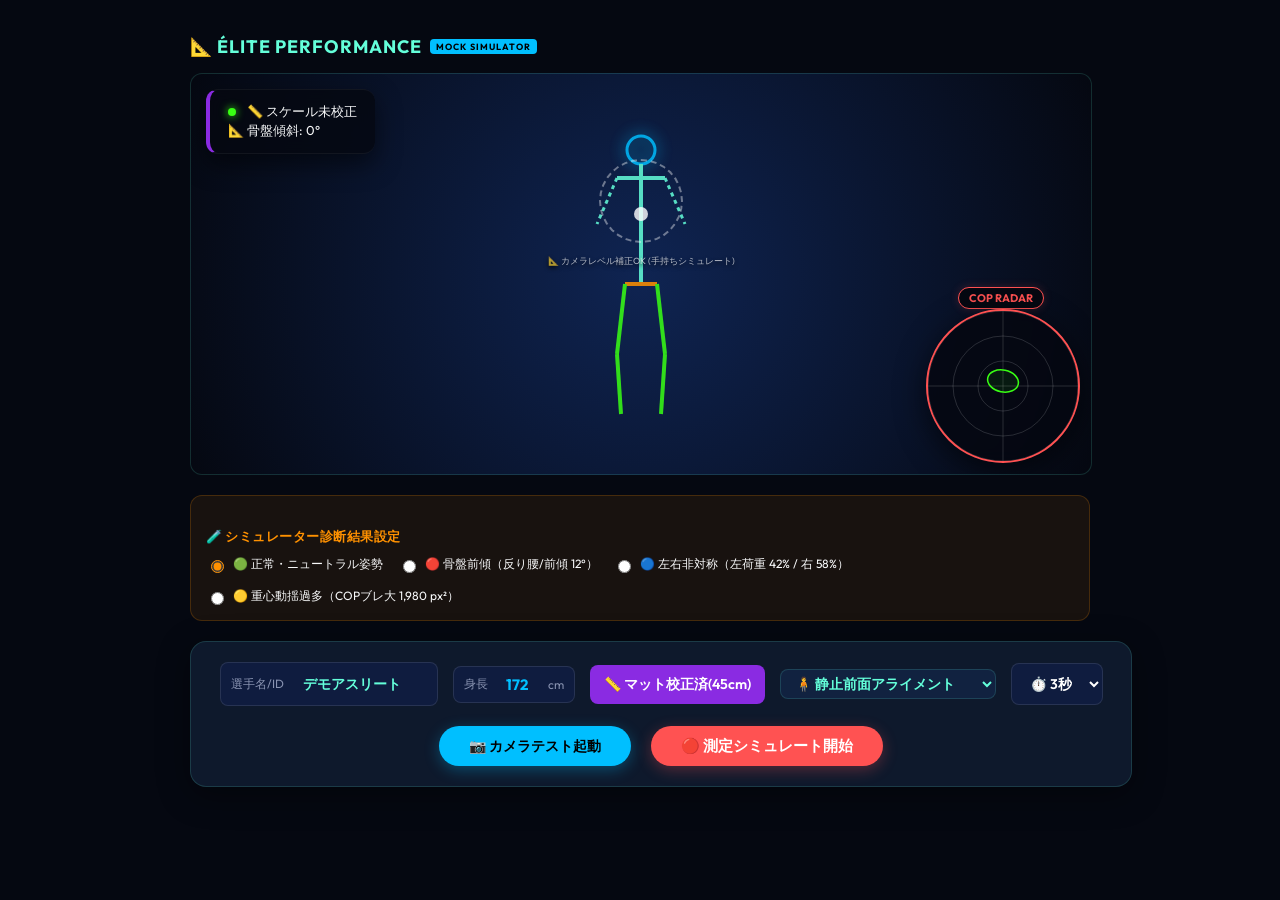
<file: mock_app.html>
<!DOCTYPE html>
<html lang="ja">
<head>
    <meta charset="UTF-8">
    <meta name="viewport" content="width=device-width, initial-scale=1.0">
    <title>ÉLITE PERFORMANCE - Athletecore Pro (MOCKUP DEMO)</title>
    <link rel="stylesheet" href="style.css">
    <style>
        /* Mock customization overrides */
        body {
            overflow: auto;
            height: auto;
            min-height: 100vh;
        }
        
        /* Theme Light overrides for mock app controls box */
        body.theme-light {
            background: transparent;
            color: #1e293b !important;
        }
        body.theme-light #controlsBox {
            background: rgba(255, 255, 255, 0.95) !important;
            border: 1px solid rgba(0, 0, 0, 0.08) !important;
            box-shadow: 0 4px 20px rgba(0, 0, 0, 0.05) !important;
            color: #1e293b !important;
        }
        body.theme-light #controlsBox h3,
        body.theme-light #controlsBox label,
        body.theme-light #controlsBox h4,
        body.theme-light #controlsBox .sim-radio-label {
            color: #1e293b !important;
        }
        body.theme-light #controlsBox select {
            background: #ffffff;
            border: 1px solid rgba(0, 0, 0, 0.15);
            color: #1e293b;
        }
        body.theme-light #controlsBox input[type="text"] {
            background: #ffffff;
            border: 1px solid rgba(0, 0, 0, 0.15);
            color: #1e293b;
        }
        
        .view-port {
            position: relative;
            width: 100%;
            height: 400px;
            margin-bottom: 20px;
            border-radius: 12px;
            overflow: hidden;
            border: 1px solid var(--border-color);
            background: radial-gradient(circle at center, #0f2452 0%, #050811 100%);
        }
        #uiFloatingLayer {
            position: relative;
            padding: 20px 0;
            background: transparent;
            z-index: 5;
        }
        #controlsBox {
            background: rgba(16, 28, 48, 0.9);
            backdrop-filter: blur(10px);
            border: 1px solid var(--border-color);
            border-radius: 16px;
            padding: 20px;
            box-shadow: 0 8px 32px 0 rgba(0, 0, 0, 0.4);
        }
        .simulator-selector-panel {
            background: rgba(255, 145, 0, 0.08);
            border: 1px solid rgba(255, 145, 0, 0.2);
            border-radius: 12px;
            padding: 15px;
            margin-bottom: 20px;
        }
        .simulator-selector-panel h4 {
            color: var(--accent-orange);
            font-size: 13px;
            margin-bottom: 10px;
            text-transform: uppercase;
            letter-spacing: 0.5px;
        }
        .sim-options {
            display: flex;
            gap: 15px;
            flex-wrap: wrap;
        }
        .sim-radio-label {
            font-size: 12px;
            cursor: pointer;
            display: flex;
            align-items: center;
            gap: 6px;
            color: var(--text-primary);
        }
        .sim-radio-label input {
            accent-color: var(--accent-orange);
        }
        /* Glowing human outline overlay mockup */
        .glowing-skeleton-overlay {
            position: absolute;
            top: 50%;
            left: 50%;
            transform: translate(-50%, -50%);
            width: 200px;
            height: 320px;
            opacity: 0.85;
            transition: all 0.5s ease;
        }
        .skeleton-dot {
            position: absolute;
            width: 8px;
            height: 8px;
            background: var(--accent-blue);
            border-radius: 50%;
            box-shadow: 0 0 10px var(--accent-blue);
        }
        .skeleton-line {
            position: absolute;
            background: var(--accent-teal);
            box-shadow: 0 0 8px var(--accent-teal);
            transform-origin: top left;
        }
        #gyroLevelContainer {
            z-index: 10;
        }
    </style>
</head>
<body>

<div style="padding: 20px; max-width: 900px; margin: 0 auto;">
    
    <h2 style="font-size:18px; color:var(--accent-teal); margin-bottom:15px; letter-spacing:1px; display:flex; align-items:center; gap:8px;">
        📐 ÉLITE PERFORMANCE <span class="badge" style="background:var(--accent-blue); color:#000; font-size:9px; padding:2px 6px; border-radius:4px; font-weight:700;">MOCK SIMULATOR</span>
    </h2>

    <!-- Simulated camera viewport -->
    <div class="view-port">
        <!-- Grid and visual guides -->
        <div class="info-panel" id="infoPanel" style="top:15px; left:15px;">
            <div class="status-indicator"></div>
            <span id="scaleStatus">📏 スケール未校正</span><br>
            <span id="pelvicStatus">📐 骨盤傾斜: 0°</span>
        </div>
        
        <div id="timerDisplay" class="timer-display" style="display:none;">REC 10.0s</div>
        
        <!-- Interactive Simulated Skeleton -->
        <div class="glowing-skeleton-overlay" id="skeletonOverlay">
            <svg width="100%" height="100%" viewBox="0 0 100 160">
                <!-- Head -->
                <circle cx="50" cy="18" r="7" fill="none" stroke="#00bfff" stroke-width="1.5" filter="drop-shadow(0 0 4px #00bfff)" />
                <!-- Spine/Trunk -->
                <line x1="50" y1="25" x2="50" y2="85" stroke="#64ffda" stroke-width="2" id="spineLine" />
                <!-- Shoulders -->
                <line x1="38" y1="32" x2="62" y2="32" stroke="#64ffda" stroke-width="2" id="shoulderLine" />
                <!-- Arms -->
                <line x1="38" y1="32" x2="28" y2="55" stroke="#64ffda" stroke-dasharray="2,2" stroke-width="1.5" />
                <line x1="62" y1="32" x2="72" y2="55" stroke="#64ffda" stroke-dasharray="2,2" stroke-width="1.5" />
                <!-- Hips -->
                <line x1="42" y1="85" x2="58" y2="85" stroke="#ff9100" stroke-width="2" id="hipLine" />
                <!-- Left Leg -->
                <line x1="42" y1="85" x2="38" y2="120" stroke="#39ff14" stroke-width="2" id="leftLegUpper" />
                <line x1="38" y1="120" x2="40" y2="150" stroke="#39ff14" stroke-width="2" id="leftLegLower" />
                <!-- Right Leg -->
                <line x1="58" y1="85" x2="62" y2="120" stroke="#39ff14" stroke-width="2" id="rightLegUpper" />
                <line x1="62" y1="120" x2="60" y2="150" stroke="#39ff14" stroke-width="2" id="rightLegLower" />
            </svg>
        </div>

        <!-- Radar -->
        <div id="radarWrapperMP" class="radar-wrapper" style="bottom:15px; right:15px; left:auto; top:auto;">
            <div class="radar-title">COP RADAR</div>
            <canvas id="canvasRadarMP" class="radar-box" width="150" height="150"></canvas>
        </div>

        <!-- Level guide -->
        <div id="gyroLevelContainer" class="gyro-level-container" style="display:flex;">
            <div class="level-circle"></div>
            <div class="level-dot" id="gyroLevelDot" style="transform: translate(-50%, -50%);"></div>
            <div class="level-status" id="gyroLevelStatus" style="font-size:9px;">📐 カメラレベル補正OK (手持ちシミュレート)</div>
        </div>

        <div id="autoRecCountdown" class="auto-rec-countdown" style="display:none;">3</div>
    </div>

    <!-- Simulator Control Box (Select which results to simulate) -->
    <div class="simulator-selector-panel">
        <h4>🧪 シミュレーター診断結果設定</h4>
        <div class="sim-options">
            <label class="sim-radio-label">
                <input type="radio" name="simResult" value="neutral" checked>
                🟢 正常・ニュートラル姿勢
            </label>
            <label class="sim-radio-label">
                <input type="radio" name="simResult" value="pelvic_tilt">
                🔴 骨盤前傾（反り腰/前傾 12°）
            </label>
            <label class="sim-radio-label">
                <input type="radio" name="simResult" value="unbalanced">
                🔵 左右非対称（左荷重 42% / 右 58%）
            </label>
            <label class="sim-radio-label">
                <input type="radio" name="simResult" value="high_sway">
                🟡 重心動揺過多（COPブレ大 1,980 px²）
            </label>
        </div>
    </div>

    <!-- Controls Panel -->
    <div id="controlsBox">
        <div id="settingsWrapper" style="display: flex; flex-wrap: wrap; gap: 15px; justify-content: center; align-items: center; width: 100%;">
            <div class="input-group">
                <span class="prefix">選手名/ID</span>
                <input type="text" id="patientName" value="デモアスリート" style="background:transparent; border:none; color:var(--accent-teal); font-weight:700; width:110px; outline:none;">
            </div>

            <div class="input-group">
                <span class="prefix">身長</span>
                <input type="number" id="patientHeight" value="172" style="width:50px;">
                <span class="suffix">cm</span>
            </div>
            
            <button id="calibrateMatBtn" class="purple-btn">📏 マット校正済(45cm)</button>

            <select id="modeSelect" class="mode-dropdown" style="padding:4px 10px; border-radius:8px;">
                <option value="front">🧍 静止前面アライメント</option>
                <option value="l_side">🧍 静止左側面アライメント</option>
                <option value="dyn_overhead">🏋️ OHS 動作評価</option>
            </select>

            <select id="durationSelect">
                <option value="3000">⏱️ 3秒</option>
                <option value="5000">⏱️ 5秒</option>
            </select>
        </div>

        <div style="display:flex; justify-content:center; gap:20px; margin-top:20px;">
            <button id="startBtn" class="blue-btn" style="padding:10px 30px; border-radius:20px; border:none; background:var(--accent-blue); color:#000; font-weight:700; cursor:pointer;">📷 カメラテスト起動</button>
            <button id="recBtn" class="red-btn" style="padding:10px 30px; border-radius:20px; border:none; background:var(--accent-red); color:#fff; font-weight:700; cursor:pointer;">🔴 測定シミュレート開始</button>
        </div>
    </div>
</div>

<script>
    // Simulator Interactive Logic
    const recBtn = document.getElementById('recBtn');
    const startBtn = document.getElementById('startBtn');
    const modeSelect = document.getElementById('modeSelect');
    const timerDisplay = document.getElementById('timerDisplay');
    const autoRecCountdown = document.getElementById('autoRecCountdown');
    const canvasRadar = document.getElementById('canvasRadarMP');
    const ctxRadar = canvasRadar.getContext('2d');
    
    // Draw initial radar grid
    drawRadar(ctxRadar, 300);

    // Deep link query check
    const urlParams = new URLSearchParams(window.location.search);
    const initialMode = urlParams.get('mode');
    const autoStart = urlParams.get('autoStart');
    const theme = urlParams.get('theme');

    if (theme === 'light') {
        document.body.classList.add('theme-light');
    }

    if (initialMode) {
        modeSelect.value = initialMode;
        updateMockSkeleton(initialMode);
    }
    
    modeSelect.addEventListener('change', (e) => {
        updateMockSkeleton(e.target.value);
    });

    if (autoStart === 'true') {
        setTimeout(() => {
            triggerMockCapture();
        }, 1000);
    }

    startBtn.addEventListener('click', () => {
        alert("カメラプレビューを起動しました（モック）。測定を行えます。");
    });

    recBtn.addEventListener('click', () => {
        triggerMockCapture();
    });

    function updateMockSkeleton(mode) {
        const spine = document.getElementById('spineLine');
        const pelvicStatus = document.getElementById('pelvicStatus');
        const scaleStatus = document.getElementById('scaleStatus');
        const skeleton = document.getElementById('skeletonOverlay');

        scaleStatus.innerText = "📏 校正済 (1px = 0.152cm)";

        if (mode === 'l_side') {
            pelvicStatus.innerText = "📐 骨盤傾斜: +12°";
            // Set radio automatically to pelvic tilt simulator for convenience
            document.querySelector('input[value="pelvic_tilt"]').checked = true;
            // Morph skeleton to side profile representation
            skeleton.style.transform = 'translate(-50%, -50%) rotateY(80deg)';
        } else {
            pelvicStatus.innerText = "📐 骨盤傾斜: 0°";
            if (mode === 'dyn_overhead') {
                document.querySelector('input[value="unbalanced"]').checked = true;
            }
            skeleton.style.transform = 'translate(-50%, -50%) rotateY(0deg)';
        }
    }

    function triggerMockCapture() {
        let count = 3;
        autoRecCountdown.innerText = count;
        autoRecCountdown.style.display = 'block';
        recBtn.disabled = true;

        const countdownInterval = setInterval(() => {
            count--;
            if (count > 0) {
                autoRecCountdown.innerText = count;
            } else {
                clearInterval(countdownInterval);
                autoRecCountdown.style.display = 'none';
                startRecordingSim();
            }
        }, 800);
    }

    function startRecordingSim() {
        timerDisplay.innerText = "REC 3.0s";
        timerDisplay.style.display = 'block';

        let recordTime = 3.0;
        const recordInterval = setInterval(() => {
            recordTime -= 0.5;
            timerDisplay.innerText = `REC ${recordTime.toFixed(1)}s`;
            
            // Draw simulated sway points
            const simType = document.querySelector('input[name="simResult"]:checked').value;
            let offset = 0;
            if (simType === 'unbalanced') offset = 18;
            if (simType === 'high_sway') offset = Math.sin(Date.now() / 100) * 35;
            
            drawRadar(ctxRadar, simType === 'high_sway' ? 1980 : 700, offset);

            if (recordTime <= 0) {
                clearInterval(recordInterval);
                timerDisplay.style.display = 'none';
                recBtn.disabled = false;
                completeMeasurement();
            }
        }, 500);
    }

    function completeMeasurement() {
        const simType = document.querySelector('input[name="simResult"]:checked').value;
        const mode = modeSelect.value;

        // Construct mock metrics based on selection
        let tilt = 0;
        let wb = { total: { L: 50.2, R: 49.8 } };
        let sway = { swayArea: 480.0, pathLength: 90.0, swaySpeed: 30.0, avgDeviationX: 0.2 };

        if (simType === 'pelvic_tilt') {
            tilt = 12;
            sway.swayArea = 850;
        } else if (simType === 'unbalanced') {
            wb = { total: { L: 42.0, R: 58.0 } };
            sway.swayArea = 1450;
            sway.avgDeviationX = 8.5;
        } else if (simType === 'high_sway') {
            sway.swayArea = 1980;
            sway.pathLength = 320;
            sway.swaySpeed = 106.6;
        }

        const sessionData = {
            id: "sess_mock_" + Date.now(),
            timestamp: Date.now(),
            patientName: document.getElementById('patientName').value || "デモアスリート",
            mode: mode,
            height: parseFloat(document.getElementById('patientHeight').value) || 170,
            footSize: 26,
            pelvicTilt: tilt,
            pxToCmRatio: 0.152,
            expertComment: "",
            expertExercises: ""
        };

        const metrics = {
            mode: mode,
            pelvicTilt: tilt,
            weightBearing: wb,
            swayMetrics: sway
        };

        // Notify parent portal window!
        if (window.parent && window.parent !== window) {
            window.parent.postMessage({
                type: 'MEASUREMENT_COMPLETE',
                session: sessionData,
                metrics: metrics
            }, '*');
            
            alert(`【測定シミュレーション完了】\n\n診断データを統合ポータルへ送信しました。\nポータル画面の「診断データ連動枠（広告）」および「コミュニティ添付」が自動更新されます。`);
        } else {
            alert(`【測定完了（単体実行）】\n左右荷重: 左 ${wb.total.L}% / 右 ${wb.total.R}%\n骨盤傾斜: ${tilt}°\n動揺面積: ${sway.swayArea} px²`);
        }
    }

    function drawRadar(ctx, areaVal, offset = 0) {
        const w = 150, h = 150;
        ctx.clearRect(0, 0, w, h);
        
        ctx.strokeStyle = "rgba(255, 255, 255, 0.15)";
        ctx.lineWidth = 1;
        [25, 50, 75].forEach(r => {
            ctx.beginPath(); ctx.arc(w/2, h/2, r, 0, 2*Math.PI); ctx.stroke();
        });
        ctx.beginPath();
        ctx.moveTo(w/2, 0); ctx.lineTo(w/2, h);
        ctx.moveTo(0, h/2); ctx.lineTo(w, h/2);
        ctx.stroke();

        // Draw Simulated sway path
        ctx.save();
        ctx.translate(w/2 + offset, h/2 - 5);
        ctx.strokeStyle = areaVal > 1500 ? '#ff5252' : '#39ff14';
        ctx.lineWidth = 1.5;
        ctx.fillStyle = areaVal > 1500 ? 'rgba(255,82,82,0.08)' : 'rgba(57,255,20,0.08)';
        ctx.beginPath();
        const rX = Math.sqrt(areaVal) * 0.9;
        const rY = rX * 0.7;
        ctx.ellipse(0, 0, Math.min(65, rX), Math.min(50, rY), 0.2, 0, 2*Math.PI);
        ctx.fill();
        ctx.stroke();
        ctx.restore();
    }
</script>
</body>
</html>
</file>
<file: portal.css>
/* CORE CONNECT Portal styling */
@import url('https://fonts.googleapis.com/css2?family=Outfit:wght@300;400;600;700&family=Noto+Sans+JP:wght@300;400;700&display=swap');

:root {
    --bg-primary: #050811;
    --bg-secondary: #0a1128;
    --bg-card: rgba(16, 28, 48, 0.6);
    --bg-glass: rgba(10, 20, 42, 0.7);
    --border-color: rgba(100, 255, 218, 0.12);
    --border-glow: rgba(0, 191, 255, 0.2);
    
    /* Neon Accents */
    --accent-teal: #64ffda;
    --accent-blue: #00bfff;
    --accent-orange: #ff9100;
    --accent-red: #ff5252;
    --accent-green: #39ff14;
    --accent-purple: #8a2be2;
    --accent-pink: #ff1493;
    
    --text-primary: #f8f9fa;
    --text-secondary: #8892b0;
    
    --font-sans: 'Outfit', 'Noto Sans JP', sans-serif;
    --card-shadow: 0 8px 32px 0 rgba(0, 0, 0, 0.4);
}

* {
    box-sizing: border-box;
    margin: 0;
    padding: 0;
}

html, body {
    max-width: 100%;
    overflow-x: hidden;
    width: 100%;
    position: relative;
    touch-action: pan-y;
}

body {
    font-family: var(--font-sans);
    background: radial-gradient(circle at top right, #0d1e40 0%, var(--bg-primary) 70%);
    background-color: var(--bg-primary);
    color: var(--text-primary);
    min-height: 100vh;
    overflow-y: auto;
}

/* Scrollbar styling */
::-webkit-scrollbar {
    width: 8px;
}
::-webkit-scrollbar-track {
    background: var(--bg-primary);
}
::-webkit-scrollbar-thumb {
    background: var(--bg-secondary);
    border: 1px solid var(--border-color);
    border-radius: 4px;
}
::-webkit-scrollbar-thumb:hover {
    background: var(--accent-blue);
}

/* Header styling */
header {
    background: rgba(5, 8, 17, 0.85);
    backdrop-filter: blur(15px);
    -webkit-backdrop-filter: blur(15px);
    border-bottom: 1px solid var(--border-color);
    position: sticky;
    top: 0;
    z-index: 100;
    padding: 15px 40px;
    display: flex;
    justify-content: space-between;
    align-items: center;
    box-shadow: 0 4px 20px rgba(0, 0, 0, 0.3);
}

.logo {
    display: flex;
    align-items: center;
    gap: 10px;
    font-size: 22px;
    font-weight: 700;
    letter-spacing: 2px;
    background: linear-gradient(45deg, var(--accent-teal), var(--accent-blue), var(--accent-purple));
    -webkit-background-clip: text;
    -webkit-text-fill-color: transparent;
    text-transform: uppercase;
}

.logo-badge {
    background: var(--bg-secondary);
    border: 1px solid var(--accent-teal);
    color: var(--accent-teal);
    padding: 2px 8px;
    border-radius: 20px;
    font-size: 10px;
    letter-spacing: 0.5px;
    text-shadow: 0 0 5px rgba(100, 255, 218, 0.3);
}

/* Navigation Tabs */
.nav-tabs {
    display: flex;
    gap: 10px;
}

.tab-btn {
    background: transparent;
    border: 1px solid transparent;
    color: var(--text-secondary);
    padding: 8px 18px;
    border-radius: 20px;
    font-size: 14px;
    font-weight: 600;
    cursor: pointer;
    transition: all 0.3s cubic-bezier(0.4, 0, 0.2, 1);
    display: flex;
    align-items: center;
    gap: 8px;
}

.tab-btn:hover {
    color: var(--text-primary);
    background: rgba(255, 255, 255, 0.03);
}

.tab-btn.active {
    color: var(--accent-blue);
    background: rgba(0, 191, 255, 0.08);
    border-color: rgba(0, 191, 255, 0.3);
    box-shadow: 0 0 15px rgba(0, 191, 255, 0.15);
}

.tab-btn.disabled-btn {
    opacity: 0.5;
    cursor: not-allowed;
}

.tab-btn.disabled-btn:hover {
    color: var(--text-secondary);
    background: transparent;
}

/* Container */
.portal-container {
    max-width: 1400px;
    margin: 30px auto;
    padding: 0 20px;
    position: relative;
}

/* Tab Panel Switcher */
.tab-panel {
    display: none;
    animation: fadeIn 0.4s ease-out forwards;
}

.tab-panel.active {
    display: block;
}

@keyframes fadeIn {
    from {
        opacity: 0;
        transform: translateY(10px);
    }
    to {
        opacity: 1;
        transform: translateY(0);
    }
}

/* ==========================================================================
   Sports Portal View (Articles & Content)
   ========================================================================== */
.portal-grid {
    display: grid;
    grid-template-columns: 1fr 320px;
    gap: 30px;
}

@media (max-width: 1024px) {
    .portal-grid {
        grid-template-columns: 1fr;
    }
}

.feed-header {
    margin-bottom: 25px;
    border-left: 4px solid var(--accent-purple);
    padding-left: 15px;
}

.feed-header h2 {
    font-size: 20px;
    font-weight: 700;
    letter-spacing: 1px;
}

.feed-header p {
    color: var(--text-secondary);
    font-size: 13px;
    margin-top: 4px;
}

.article-list {
    display: flex;
    flex-direction: column;
    gap: 25px;
}

/* Article Card Glassmorphism */
.article-card {
    background: var(--bg-card);
    backdrop-filter: blur(10px);
    -webkit-backdrop-filter: blur(10px);
    border: 1px solid var(--border-color);
    border-radius: 16px;
    overflow: hidden;
    display: grid;
    grid-template-columns: 240px 1fr;
    box-shadow: var(--card-shadow);
    transition: all 0.3s cubic-bezier(0.4, 0, 0.2, 1);
}

@media (max-width: 768px) {
    .article-card {
        grid-template-columns: 1fr;
    }
}

.article-card:hover {
    transform: translateY(-4px);
    border-color: rgba(0, 191, 255, 0.3);
    box-shadow: 0 12px 40px rgba(0, 191, 255, 0.1);
}

.article-image {
    width: 100%;
    height: 100%;
    min-height: 180px;
    background-size: cover;
    background-position: center;
    position: relative;
}

.article-image::after {
    content: '';
    position: absolute;
    top: 0; left: 0; width: 100%; height: 100%;
    background: linear-gradient(90deg, rgba(5,8,17,0) 0%, rgba(5,8,17,0.3) 100%);
}

.article-badge {
    position: absolute;
    top: 15px;
    left: 15px;
    background: rgba(5,8,17,0.8);
    border: 1px solid rgba(255,255,255,0.2);
    color: #fff;
    padding: 4px 10px;
    font-size: 11px;
    border-radius: 20px;
    font-weight: 600;
}

.article-content {
    padding: 25px;
    display: flex;
    flex-direction: column;
    justify-content: space-between;
    gap: 15px;
}

.article-body h3 {
    font-size: 18px;
    font-weight: 700;
    margin-bottom: 8px;
    color: var(--text-primary);
}

.article-body p {
    color: var(--text-secondary);
    font-size: 13px;
    line-height: 1.6;
}

.article-footer {
    display: flex;
    justify-content: space-between;
    align-items: center;
    margin-top: 5px;
}

.article-meta {
    font-size: 11px;
    color: var(--text-secondary);
    display: flex;
    gap: 15px;
}

/* Measurement launch button hook */
.btn-hook {
    background: linear-gradient(135deg, var(--accent-purple) 0%, #6f21c5 100%);
    color: #fff;
    border: none;
    padding: 8px 16px;
    font-size: 12px;
    font-weight: 700;
    border-radius: 20px;
    cursor: pointer;
    display: flex;
    align-items: center;
    gap: 6px;
    box-shadow: 0 4px 12px rgba(138, 43, 226, 0.3);
    transition: all 0.3s ease;
}

.btn-hook:hover {
    box-shadow: 0 4px 20px rgba(138, 43, 226, 0.5);
    transform: scale(1.03);
}

.btn-hook span {
    font-size: 10px;
}

/* ==========================================================================
   Side Widgets & Sponsored Ad Space
   ========================================================================== */
.side-widgets {
    display: flex;
    flex-direction: column;
    gap: 25px;
}

.widget {
    background: var(--bg-card);
    backdrop-filter: blur(10px);
    border: 1px solid var(--border-color);
    border-radius: 16px;
    padding: 20px;
    box-shadow: var(--card-shadow);
}

.widget h3 {
    font-size: 15px;
    font-weight: 700;
    margin-bottom: 15px;
    border-bottom: 1px solid var(--border-color);
    padding-bottom: 8px;
    color: var(--accent-teal);
    letter-spacing: 0.5px;
    text-transform: uppercase;
}

/* Sponsored ad banner widget */
.ad-widget {
    border-color: rgba(255, 145, 0, 0.3);
    box-shadow: 0 0 20px rgba(255, 145, 0, 0.05);
    transition: all 0.4s ease;
    position: relative;
    overflow: hidden;
}

.ad-widget.glowing {
    border-color: var(--accent-orange);
    box-shadow: 0 0 25px rgba(255, 145, 0, 0.25);
    background: linear-gradient(145deg, rgba(255,145,0,0.05) 0%, var(--bg-card) 100%);
}

.ad-badge {
    position: absolute;
    top: 0;
    right: 0;
    background: var(--accent-orange);
    color: #000;
    font-size: 8px;
    font-weight: 700;
    padding: 2px 10px;
    border-bottom-left-radius: 8px;
    letter-spacing: 0.5px;
}

.ad-body {
    display: flex;
    flex-direction: column;
    gap: 12px;
}

.ad-img-box {
    width: 100%;
    height: 120px;
    background: #0f1c3f;
    border-radius: 8px;
    background-size: cover;
    background-position: center;
    border: 1px solid rgba(255, 255, 255, 0.05);
}

.ad-title {
    font-size: 14px;
    font-weight: 700;
    color: #fff;
}

.ad-desc {
    font-size: 12px;
    color: var(--text-secondary);
    line-height: 1.5;
}

.ad-btn {
    background: var(--accent-orange);
    color: #000;
    border: none;
    border-radius: 8px;
    padding: 8px 0;
    font-size: 12px;
    font-weight: 700;
    width: 100%;
    cursor: pointer;
    text-align: center;
    transition: all 0.3s ease;
}

.ad-btn:hover {
    background: #ffa726;
    box-shadow: 0 0 10px rgba(255,145,0,0.4);
}

/* Quick Start Widget */
.btn-quick-start {
    background: linear-gradient(135deg, var(--accent-blue) 0%, #007acc 100%);
    color: #fff;
    border: none;
    border-radius: 12px;
    padding: 12px;
    font-size: 14px;
    font-weight: 700;
    width: 100%;
    cursor: pointer;
    display: flex;
    align-items: center;
    justify-content: center;
    gap: 8px;
    transition: all 0.3s ease;
    box-shadow: 0 4px 15px rgba(0, 191, 255, 0.2);
}

.btn-quick-start:hover {
    box-shadow: 0 4px 25px rgba(0, 191, 255, 0.4);
    transform: translateY(-2px);
}

.rec-badge {
    background: var(--accent-red);
    width: 8px;
    height: 8px;
    border-radius: 50%;
    animation: pulse 1.2s infinite;
}

@keyframes pulse {
    0% { transform: scale(0.9); opacity: 0.6; }
    50% { transform: scale(1.2); opacity: 1; }
    100% { transform: scale(0.9); opacity: 0.6; }
}

/* ==========================================================================
   User Community View (Social feed & Sponsored challenges)
   ========================================================================== */
.community-grid {
    display: grid;
    grid-template-columns: 1fr 340px;
    gap: 30px;
}

@media (max-width: 1024px) {
    .community-grid {
        grid-template-columns: 1fr;
    }
}

.post-composer {
    background: var(--bg-card);
    backdrop-filter: blur(10px);
    border: 1px solid var(--border-color);
    border-radius: 16px;
    padding: 20px;
    margin-bottom: 30px;
    box-shadow: var(--card-shadow);
}

.composer-header {
    display: flex;
    gap: 12px;
    margin-bottom: 15px;
}

.composer-avatar {
    width: 40px;
    height: 40px;
    border-radius: 50%;
    background: linear-gradient(45deg, var(--accent-purple), var(--accent-pink));
    display: flex;
    align-items: center;
    justify-content: center;
    font-weight: 700;
    font-size: 14px;
    color: #fff;
    border: 2px solid rgba(255, 255, 255, 0.1);
}

.composer-textarea {
    flex: 1;
    background: var(--bg-input, rgba(15, 28, 63, 0.5));
    border: 1px solid var(--border-color-input, rgba(255, 255, 255, 0.08));
    border-radius: 12px;
    color: var(--text-primary);
    padding: 12px;
    font-size: 13px;
    font-family: inherit;
    resize: none;
    height: 70px;
    outline: none;
    transition: all 0.3s ease;
}

.composer-textarea:focus {
    border-color: var(--accent-blue);
    background: var(--bg-input-focus, rgba(15, 28, 63, 0.8));
}

.composer-footer {
    display: flex;
    justify-content: space-between;
    align-items: center;
    border-top: 1px solid rgba(255,255,255,0.05);
    padding-top: 12px;
}

.composer-attachments {
    display: flex;
    gap: 10px;
}

.attach-btn {
    background: rgba(255, 255, 255, 0.05);
    border: 1px solid rgba(255, 255, 255, 0.08);
    color: var(--text-secondary);
    padding: 6px 12px;
    font-size: 11px;
    font-weight: 600;
    border-radius: 15px;
    cursor: pointer;
    display: flex;
    align-items: center;
    gap: 6px;
    transition: all 0.2s ease;
}

.attach-btn:hover {
    background: rgba(255, 255, 255, 0.1);
    color: var(--text-primary);
}

.attach-btn.attached {
    background: rgba(0, 191, 255, 0.1);
    border-color: var(--accent-blue);
    color: var(--accent-blue);
}

.composer-submit {
    background: var(--accent-blue);
    color: #050811;
    border: none;
    border-radius: 15px;
    padding: 6px 18px;
    font-size: 12px;
    font-weight: 700;
    cursor: pointer;
    transition: all 0.2s ease;
}

.composer-submit:hover {
    background: #5cd6ff;
    box-shadow: 0 0 10px rgba(0, 191, 255, 0.3);
}

/* Timeline post card */
.post-card {
    background: var(--bg-card);
    backdrop-filter: blur(10px);
    border: 1px solid var(--border-color);
    border-radius: 16px;
    padding: 20px;
    margin-bottom: 20px;
    box-shadow: var(--card-shadow);
    transition: all 0.3s ease;
}

.post-card:hover {
    border-color: rgba(255, 255, 255, 0.08);
}

.post-header {
    display: flex;
    justify-content: space-between;
    align-items: center;
    margin-bottom: 15px;
}

.post-user {
    display: flex;
    align-items: center;
    gap: 12px;
}

.post-username {
    font-size: 14px;
    font-weight: 700;
}

.post-userrole {
    font-size: 10px;
    color: var(--accent-teal);
    border: 1px solid var(--accent-teal);
    padding: 1px 6px;
    border-radius: 4px;
    margin-left: 6px;
}

.post-userrole.mentor {
    color: var(--accent-orange);
    border-color: var(--accent-orange);
}

.post-time {
    font-size: 11px;
    color: var(--text-secondary);
}

.post-body {
    font-size: 13px;
    color: var(--text-primary);
    line-height: 1.6;
    margin-bottom: 15px;
}

/* Embedded shared pose metrics inside posts */
.post-shared-metric {
    background: rgba(10, 17, 40, 0.9);
    border: 1px solid rgba(100, 255, 218, 0.1);
    border-radius: 12px;
    padding: 15px;
    margin-bottom: 15px;
    display: grid;
    grid-template-columns: 1fr 140px;
    gap: 15px;
    align-items: center;
}

@media (max-width: 500px) {
    .post-shared-metric {
        grid-template-columns: 1fr;
    }
}

.shared-metric-info {
    display: flex;
    flex-direction: column;
    gap: 8px;
}

.shared-metric-title {
    font-size: 12px;
    font-weight: 700;
    color: var(--accent-teal);
    letter-spacing: 0.5px;
}

.shared-metric-row {
    display: flex;
    justify-content: space-between;
    font-size: 11px;
    border-bottom: 1px solid rgba(255,255,255,0.05);
    padding-bottom: 4px;
}

.shared-metric-row .val {
    font-weight: 700;
    color: #fff;
}

.shared-metric-row .val.good { color: var(--accent-green); }
.shared-metric-row .val.warn { color: var(--accent-orange); }

.shared-radar-preview {
    width: 120px;
    height: 120px;
    background: rgba(0, 0, 0, 0.4);
    border: 1px solid rgba(255,255,255,0.05);
    border-radius: 8px;
    display: flex;
    align-items: center;
    justify-content: center;
    position: relative;
    margin: 0 auto;
}

.shared-radar-preview canvas {
    width: 110px;
    height: 110px;
}

.post-footer {
    display: flex;
    gap: 20px;
    border-top: 1px solid rgba(255,255,255,0.05);
    padding-top: 12px;
    font-size: 12px;
}

.post-action {
    color: var(--text-secondary);
    background: transparent;
    border: none;
    cursor: pointer;
    display: flex;
    align-items: center;
    gap: 6px;
    transition: color 0.2s ease;
}

.post-action:hover {
    color: var(--accent-blue);
}

.post-action.liked {
    color: var(--accent-pink);
}

/* Q&A Specialist responses (Indented comment) */
.post-replies {
    margin-top: 15px;
    border-left: 2px solid rgba(255, 145, 0, 0.3);
    padding-left: 15px;
    display: flex;
    flex-direction: column;
    gap: 15px;
}

.reply-card {
    background: rgba(255, 145, 0, 0.03);
    border: 1px solid rgba(255, 145, 0, 0.08);
    border-radius: 12px;
    padding: 15px;
}

/* Sponsored Challenges Widget */
.challenge-widget {
    border-color: rgba(138, 43, 226, 0.3);
    background: linear-gradient(180deg, var(--bg-card) 0%, rgba(138, 43, 226, 0.03) 100%);
    box-shadow: 0 0 20px rgba(138, 43, 226, 0.05);
}

.challenge-card {
    display: flex;
    flex-direction: column;
    gap: 12px;
    position: relative;
}

.challenge-banner {
    width: 100%;
    height: 90px;
    background: #0f1c3f;
    border-radius: 8px;
    background-size: cover;
    background-position: center;
    position: relative;
}

.challenge-brand {
    position: absolute;
    bottom: 8px;
    left: 8px;
    background: rgba(0,0,0,0.7);
    color: var(--accent-teal);
    padding: 2px 8px;
    font-size: 9px;
    border-radius: 4px;
    font-weight: 700;
}

.challenge-title {
    font-size: 14px;
    font-weight: 700;
}

.challenge-progress {
    display: flex;
    flex-direction: column;
    gap: 5px;
    font-size: 11px;
    color: var(--text-secondary);
}

.progress-bar {
    width: 100%;
    height: 6px;
    background: rgba(255,255,255,0.05);
    border-radius: 3px;
    overflow: hidden;
}

.progress-fill {
    height: 100%;
    width: 65%;
    background: linear-gradient(90deg, var(--accent-purple), var(--accent-blue));
    border-radius: 3px;
}

.challenge-btn {
    background: linear-gradient(135deg, var(--accent-purple) 0%, var(--accent-blue) 100%);
    color: #fff;
    border: none;
    border-radius: 8px;
    padding: 8px 0;
    font-size: 12px;
    font-weight: 700;
    cursor: pointer;
    transition: all 0.3s ease;
}

.challenge-btn:hover {
    box-shadow: 0 0 12px rgba(0, 191, 255, 0.4);
}

/* ==========================================================================
   Measurement Lab View (Iframe embed & dynamically changing sidebar ad)
   ========================================================================== */
.lab-grid {
    display: grid;
    grid-template-columns: 1fr 340px;
    gap: 30px;
}

@media (max-width: 1024px) {
    .lab-grid {
        grid-template-columns: 1fr;
    }
}

.iframe-container {
    background: #000;
    border: 1px solid var(--border-color);
    border-radius: 16px;
    overflow: hidden;
    height: 720px;
    box-shadow: var(--card-shadow);
    position: relative;
}

iframe#measurementIframe {
    width: 100%;
    height: 100%;
    border: none;
}

.lab-meta-panel {
    display: flex;
    flex-direction: column;
    gap: 20px;
}

/* Ad engine container next to measurement lab */
.dynamic-ad-container {
    background: var(--bg-card);
    backdrop-filter: blur(10px);
    border: 2px solid var(--border-color);
    border-radius: 16px;
    padding: 20px;
    box-shadow: var(--card-shadow);
    transition: all 0.5s cubic-bezier(0.4, 0, 0.2, 1);
}

.dynamic-ad-container.matching-tilt {
    border-color: rgba(255, 145, 0, 0.4);
    box-shadow: 0 0 25px rgba(255, 145, 0, 0.15);
}

.dynamic-ad-container.matching-sway {
    border-color: rgba(0, 191, 255, 0.4);
    box-shadow: 0 0 25px rgba(0, 191, 255, 0.15);
}

.ad-headline {
    font-size: 11px;
    font-weight: 700;
    color: var(--text-secondary);
    text-transform: uppercase;
    letter-spacing: 1px;
    margin-bottom: 12px;
    display: flex;
    align-items: center;
    gap: 6px;
}

.ad-headline span {
    background: var(--accent-red);
    width: 6px;
    height: 6px;
    border-radius: 50%;
}

.ad-headline.matched span {
    background: var(--accent-green);
    box-shadow: 0 0 8px var(--accent-green);
}

.dynamic-ad-placeholder {
    color: var(--text-secondary);
    text-align: center;
    font-size: 12px;
    padding: 30px 10px;
    border: 1px dashed rgba(255, 255, 255, 0.08);
    border-radius: 8px;
    display: flex;
    flex-direction: column;
    gap: 10px;
}

.ad-matched-box {
    display: flex;
    flex-direction: column;
    gap: 15px;
    animation: adSlideIn 0.5s cubic-bezier(0.175, 0.885, 0.32, 1.275) forwards;
}

@keyframes adSlideIn {
    from {
        opacity: 0;
        transform: scale(0.95) translateY(10px);
    }
    to {
        opacity: 1;
        transform: scale(1) translateY(0);
    }
}

.matched-pill {
    background: rgba(100, 255, 218, 0.08);
    border: 1px solid var(--accent-teal);
    color: var(--accent-teal);
    align-self: flex-start;
    padding: 2px 8px;
    border-radius: 4px;
    font-size: 10px;
    font-weight: 700;
}

.matched-pill.tilt {
    background: rgba(255, 145, 0, 0.08);
    border-color: var(--accent-orange);
    color: var(--accent-orange);
}

.matched-pill.sway {
    background: rgba(0, 191, 255, 0.08);
    border-color: var(--accent-blue);
    color: var(--accent-blue);
}

.ad-product-price {
    font-size: 16px;
    font-weight: 700;
    color: #fff;
    display: flex;
    align-items: center;
    gap: 10px;
}

.ad-product-price .orig {
    font-size: 12px;
    text-decoration: line-through;
    color: var(--text-secondary);
}

.ad-product-price .promo {
    color: var(--accent-red);
}

/* General Layout helpers */
.text-center { text-align: center; }
.mb-20 { margin-bottom: 20px; }
.mt-20 { margin-top: 20px; }
.flex-column { display: flex; flex-direction: column; }

/* Horizontal Sponsor Banner Ad styling */
.sponsor-banner-horizontal {
    background: linear-gradient(135deg, rgba(16, 28, 48, 0.9) 0%, rgba(10, 17, 40, 0.9) 100%);
    border: 1px solid rgba(0, 191, 255, 0.25);
    border-radius: 16px;
    padding: 20px 25px;
    margin-bottom: 25px;
    position: relative;
    overflow: hidden;
    cursor: pointer;
    box-shadow: 0 4px 20px rgba(0, 191, 255, 0.08);
    transition: all 0.3s cubic-bezier(0.4, 0, 0.2, 1);
}

.sponsor-banner-horizontal:hover {
    transform: translateY(-2px);
    border-color: var(--accent-blue);
    box-shadow: 0 8px 30px rgba(0, 191, 255, 0.2);
}

.sponsor-badge {
    position: absolute;
    top: 0;
    left: 0;
    background: linear-gradient(45deg, var(--accent-blue), var(--accent-teal));
    color: #050811;
    font-size: 9px;
    font-weight: 800;
    padding: 3px 12px;
    border-bottom-right-radius: 12px;
    letter-spacing: 1px;
}

.sponsor-banner-content {
    display: flex;
    align-items: center;
    justify-content: space-between;
    gap: 20px;
    margin-top: 5px;
}

@media (max-width: 768px) {
    .sponsor-banner-content {
        flex-direction: column;
        align-items: flex-start;
        gap: 15px;
    }
}

.sponsor-logo-box {
    font-size: 18px;
    font-weight: 700;
    letter-spacing: 1px;
    color: var(--text-primary);
    white-space: nowrap;
    border-right: 1px solid rgba(255, 255, 255, 0.1);
    padding-right: 20px;
}

@media (max-width: 768px) {
    .sponsor-logo-box {
        border-right: none;
        padding-right: 0;
        border-bottom: 1px solid rgba(255, 255, 255, 0.1);
        padding-bottom: 8px;
        width: 100%;
    }
}

.sponsor-banner-text {
    flex: 1;
}

.sponsor-headline {
    font-size: 15px;
    font-weight: 700;
    color: #fff;
    margin-bottom: 6px;
}

.sponsor-subline {
    font-size: 12px;
    color: var(--text-secondary);
    line-height: 1.5;
}

.sponsor-banner-btn {
    background: var(--accent-blue);
    color: #050811;
    border: none;
    border-radius: 30px;
    padding: 8px 20px;
    font-size: 12px;
    font-weight: 700;
    cursor: pointer;
    white-space: nowrap;
    transition: all 0.2s ease;
}

.sponsor-banner-btn:hover {
    background: #5cd6ff;
    box-shadow: 0 0 10px rgba(0, 191, 255, 0.4);
}

/* Vertical Theme Overrides */
body.theme-sports {
    --accent-blue: #00bfff;
    --accent-teal: #64ffda;
    --accent-purple: #8a2be2;
    background: radial-gradient(circle at top right, #0d1e40 0%, var(--bg-primary) 70%);
}

body.theme-health {
    /* Clean Light Mode variables */
    --bg-primary: #f2faf6;
    --bg-secondary: #ffffff;
    --bg-card: rgba(255, 255, 255, 0.75);
    --bg-glass: rgba(255, 255, 255, 0.8);
    --border-color: rgba(16, 185, 129, 0.18);
    --text-primary: #1e293b;
    --text-secondary: #5e6b7e;
    --card-shadow: 0 8px 30px rgba(16, 185, 129, 0.05);
    
    --accent-blue: #10b981; /* trustworthy mint green */
    --accent-teal: #059669; 
    --accent-purple: #059669; /* green headers */
    --accent-glow: rgba(16, 185, 129, 0.12);
    --accent-glow-bg: rgba(16, 185, 129, 0.08);
    --accent-glow-border: rgba(16, 185, 129, 0.25);
    --accent-glow-shadow: rgba(16, 185, 129, 0.1);
    
    --bg-input: rgba(255, 255, 255, 0.9);
    --border-color-input: rgba(16, 185, 129, 0.2);
    --bg-input-focus: #ffffff;

    background: radial-gradient(circle at top right, #dcfce7 0%, var(--bg-primary) 75%) !important;
    background-color: var(--bg-primary) !important;
    color: var(--text-primary) !important;
}

body.theme-beauty {
    /* Clean Light Mode variables */
    --bg-primary: #fff5f6;
    --bg-secondary: #ffffff;
    --bg-card: rgba(255, 255, 255, 0.75);
    --bg-glass: rgba(255, 255, 255, 0.8);
    --border-color: rgba(255, 117, 143, 0.18);
    --text-primary: #2e1a22;
    --text-secondary: #6e5b64;
    --card-shadow: 0 8px 30px rgba(255, 117, 143, 0.05);

    --accent-blue: #ff758f; /* premium rose gold / pink */
    --accent-teal: #ffd6ff; 
    --accent-purple: #c77dff;
    --accent-glow: rgba(255, 117, 143, 0.12);
    --accent-glow-bg: rgba(255, 117, 143, 0.08);
    --accent-glow-border: rgba(255, 117, 143, 0.25);
    --accent-glow-shadow: rgba(255, 117, 143, 0.1);
    
    --bg-input: rgba(255, 255, 255, 0.9);
    --border-color-input: rgba(255, 117, 143, 0.2);
    --bg-input-focus: #ffffff;

    background: radial-gradient(circle at top right, #ffe4e6 0%, var(--bg-primary) 75%) !important;
    background-color: var(--bg-primary) !important;
    color: var(--text-primary) !important;
}

body.theme-health .iframe-container, 
body.theme-beauty .iframe-container {
    background: #ffffff;
    border-color: var(--border-color);
}

/* ==========================================================================
   Responsive Header & Category Navigation Overrides (App-Style)
   ========================================================================== */
@media (max-width: 820px) {
    header {
        flex-direction: column;
        gap: 15px;
        padding: 15px 20px;
        align-items: center;
    }

    .logo {
        font-size: 20px;
        width: 100%;
        justify-content: center;
    }

    .logo-badge {
        font-size: 9px;
    }

    .nav-tabs {
        width: 100vw;
        box-sizing: border-box;
        justify-content: flex-start;
        overflow-x: auto;
        white-space: nowrap;
        padding: 4px 20px 8px 20px;
        margin: 0;
        /* Hide scrollbars for Webkit & Firefox */
        scrollbar-width: none; /* Firefox */
        -ms-overflow-style: none; /* IE 10+ */
    }
    
    .nav-tabs::-webkit-scrollbar {
        display: none; /* Safari and Chrome */
    }

    .tab-btn {
        flex-shrink: 0;
        padding: 6px 14px;
        font-size: 13px;
    }
}

@media (max-width: 480px) {
    header {
        padding: 12px 0 10px 0; /* Full bleed navigation container */
        gap: 8px;
    }

    .logo {
        font-size: 18px;
    }

    .nav-tabs {
        padding-left: 15px;
        padding-right: 15px;
    }

    .tab-btn {
        padding: 6px 12px;
        font-size: 12px;
        gap: 6px;
    }
}

/* ==========================================================================
   Clean Light Theme Layout & Component Overrides
   ========================================================================== */
body.theme-health header, 
body.theme-beauty header {
    background: rgba(255, 255, 255, 0.85);
    border-bottom: 1px solid var(--border-color);
    box-shadow: 0 4px 20px rgba(0, 0, 0, 0.03);
}

body.theme-health .tab-btn:hover, 
body.theme-beauty .tab-btn:hover {
    background: rgba(0, 0, 0, 0.03);
}

body.theme-health .sponsor-banner-horizontal, 
body.theme-beauty .sponsor-banner-horizontal {
    background: linear-gradient(135deg, rgba(255, 255, 255, 0.95) 0%, rgba(245, 247, 250, 0.95) 100%);
    box-shadow: 0 4px 20px rgba(0, 0, 0, 0.02);
    border-color: var(--border-color);
}

body.theme-health .sponsor-banner-horizontal:hover, 
body.theme-beauty .sponsor-banner-horizontal:hover {
    box-shadow: 0 8px 30px var(--accent-glow);
    border-color: var(--accent-blue);
}

body.theme-health .sponsor-logo-box, 
body.theme-beauty .sponsor-logo-box {
    color: var(--text-primary);
    border-right-color: rgba(0, 0, 0, 0.08);
}

body.theme-health .sponsor-headline, 
body.theme-beauty .sponsor-headline {
    color: var(--text-primary);
}

body.theme-health .article-card:hover, 
body.theme-beauty .article-card:hover {
    border-color: var(--accent-blue);
    box-shadow: 0 12px 40px var(--accent-glow);
}

body.theme-health .post-composer,
body.theme-beauty .post-composer {
    background: var(--bg-card);
    border: 1px solid var(--border-color);
}

body.theme-health .attach-btn,
body.theme-beauty .attach-btn {
    background: rgba(0, 0, 0, 0.02);
    border-color: var(--border-color);
}

body.theme-health .attach-btn:hover,
body.theme-beauty .attach-btn:hover {
    background: rgba(0, 0, 0, 0.04);
}

/* ==========================================================================
   Posture Report Card & SNS Sharing Buttons styling
   ========================================================================== */
.posture-report-card {
    border: 1px solid var(--accent-blue);
    box-shadow: 0 0 20px var(--accent-glow);
    animation: adSlideIn 0.6s cubic-bezier(0.175, 0.885, 0.32, 1.1) forwards;
}

.report-grade-badge {
    display: inline-flex;
    align-items: center;
    justify-content: center;
    width: 44px;
    height: 44px;
    border-radius: 50%;
    background: linear-gradient(45deg, var(--accent-blue), var(--accent-teal));
    color: #050811;
    font-size: 20px;
    font-weight: 900;
    box-shadow: 0 0 10px var(--accent-glow);
}

.sns-btn {
    border: none;
    border-radius: 30px;
    padding: 10px 18px;
    font-size: 11px;
    font-weight: 700;
    cursor: pointer;
    display: flex;
    align-items: center;
    gap: 8px;
    transition: all 0.2s cubic-bezier(0.4, 0, 0.2, 1);
}

.sns-btn:hover {
    transform: translateY(-1px);
    box-shadow: 0 4px 12px rgba(0, 0, 0, 0.15);
}

.sns-btn.x-btn {
    background: #000000;
    color: #ffffff;
    border: 1px solid rgba(255, 255, 255, 0.15);
}
.sns-btn.x-btn:hover {
    background: #141414;
    border-color: rgba(255, 255, 255, 0.3);
}

.sns-btn.line-btn {
    background: #06c755;
    color: #ffffff;
}
.sns-btn.line-btn:hover {
    background: #05b04b;
}

.sns-btn.copy-btn {
    background: var(--bg-glass);
    border: 1px solid var(--border-color);
    color: var(--text-primary);
}
.sns-btn.copy-btn:hover {
    background: rgba(255, 255, 255, 0.05);
}
body.theme-health .sns-btn.copy-btn:hover,
body.theme-beauty .sns-btn.copy-btn:hover {
    background: rgba(0, 0, 0, 0.03);
}

.sns-btn.community-share-btn {
    background: linear-gradient(135deg, var(--accent-purple), var(--accent-pink, #ff1493));
    color: #ffffff;
}
.sns-btn.community-share-btn:hover {
    box-shadow: 0 4px 15px var(--accent-glow);
}

/* ==========================================================================
   Subscription Pricing Modal Overlays & Cards styling
   ========================================================================== */
.modal-overlay {
    position: fixed;
    top: 0;
    left: 0;
    width: 100vw;
    height: 100vh;
    background: rgba(5, 8, 17, 0.85);
    backdrop-filter: blur(8px);
    -webkit-backdrop-filter: blur(8px);
    z-index: 2000;
    display: flex;
    align-items: center;
    justify-content: center;
    padding: 20px;
    animation: fadeIn 0.3s ease-out;
}

.modal-card {
    background: var(--bg-secondary);
    border: 1px solid var(--border-color);
    border-radius: 24px;
    width: 100%;
    max-width: 860px;
    padding: 40px;
    position: relative;
    box-shadow: var(--card-shadow);
    animation: adSlideIn 0.5s cubic-bezier(0.175, 0.885, 0.32, 1.1) forwards;
}

.modal-close-btn {
    position: absolute;
    top: 20px;
    right: 25px;
    font-size: 28px;
    color: var(--text-secondary);
    cursor: pointer;
    transition: color 0.2s ease;
}

.modal-close-btn:hover {
    color: var(--text-primary);
}

.modal-header {
    text-align: center;
    margin-bottom: 30px;
}

.modal-header h2 {
    font-size: 24px;
    font-weight: 800;
    background: linear-gradient(45deg, var(--accent-blue), var(--accent-teal), var(--accent-purple));
    -webkit-background-clip: text;
    -webkit-text-fill-color: transparent;
    margin-bottom: 8px;
}

.modal-header p {
    font-size: 13px;
    color: var(--text-secondary);
}

.pricing-grid {
    display: grid;
    grid-template-columns: repeat(3, 1fr);
    gap: 20px;
    margin-bottom: 25px;
}

@media (max-width: 768px) {
    .pricing-grid {
        grid-template-columns: 1fr;
        max-height: 380px;
        overflow-y: auto;
        padding-right: 5px;
    }
}

.pricing-card {
    background: var(--bg-card);
    border: 1px solid var(--border-color);
    border-radius: 16px;
    padding: 25px 20px;
    text-align: center;
    display: flex;
    flex-direction: column;
    justify-content: space-between;
    transition: transform 0.3s ease;
    position: relative;
}

.pricing-card:hover {
    transform: translateY(-4px);
}

.pricing-card.recommended {
    border: 2px solid var(--accent-blue);
    box-shadow: 0 0 20px var(--accent-glow);
}

.rec-badge {
    position: absolute;
    top: -12px;
    left: 50%;
    transform: translateX(-50%);
    background: linear-gradient(45deg, var(--accent-blue), var(--accent-teal));
    color: #050811;
    font-size: 8px;
    font-weight: 800;
    padding: 3px 12px;
    border-radius: 20px;
    letter-spacing: 0.5px;
}

.pricing-card h3 {
    font-size: 16px;
    font-weight: 700;
    margin-bottom: 15px;
    color: var(--text-primary);
}

.pricing-card .price {
    font-size: 28px;
    font-weight: 800;
    color: var(--text-primary);
    margin-bottom: 20px;
}

.pricing-card .price span.price-period {
    font-size: 12px;
    color: var(--text-secondary);
    font-weight: 400;
}

.plan-features {
    list-style: none;
    text-align: left;
    margin-bottom: 25px;
    font-size: 12px;
    color: var(--text-secondary);
    display: flex;
    flex-direction: column;
    gap: 8px;
}

.plan-features li {
    display: flex;
    align-items: flex-start;
    gap: 6px;
}

.plan-features li::before {
    content: "✓";
    color: var(--accent-blue);
    font-weight: bold;
}

.plan-btn {
    width: 100%;
    border: 1px solid var(--border-color);
    background: rgba(255,255,255,0.03);
    color: var(--text-primary);
    border-radius: 30px;
    padding: 10px 0;
    font-size: 12px;
    font-weight: 700;
    cursor: pointer;
    transition: all 0.2s ease;
}

.plan-btn:hover {
    background: var(--bg-glass);
    border-color: var(--text-primary);
}

.plan-btn.active-btn {
    background: var(--accent-blue);
    color: #050811;
    border: none;
    box-shadow: 0 4px 15px var(--accent-glow);
}

.plan-btn.active-btn:hover {
    background: #5cd6ff;
    box-shadow: 0 4px 25px var(--accent-glow);
}

.plan-btn.disabled {
    background: rgba(255, 255, 255, 0.05);
    border-color: transparent;
    color: var(--text-secondary);
    cursor: not-allowed;
}

.modal-footer-note {
    font-size: 10px;
    color: var(--text-secondary);
    text-align: center;
    margin-top: 15px;
}

/* Premium Badge styling for community */
.premium-user-badge {
    background: linear-gradient(45deg, #ffd700, #ffa500);
    color: #000000;
    font-size: 8px;
    font-weight: 800;
    padding: 1px 6px;
    border-radius: 4px;
    margin-left: 6px;
    box-shadow: 0 0 5px rgba(255, 215, 0, 0.4);
    letter-spacing: 0.5px;
    display: inline-block;
    vertical-align: middle;
}
</file>
<file: style.css>
@import url('https://fonts.googleapis.com/css2?family=Outfit:wght@300;400;600;700&display=swap');

:root {
    --bg-primary: #050811;
    --bg-secondary: #0a1128;
    --bg-card: rgba(16, 28, 48, 0.7);
    --border-color: rgba(100, 255, 218, 0.15);
    --border-glow: rgba(0, 191, 255, 0.25);
    
    /* Neon Accents */
    --accent-teal: #64ffda;
    --accent-blue: #00bfff;
    --accent-orange: #ff9100;
    --accent-red: #ff5252;
    --accent-green: #39ff14;
    --accent-purple: #8a2be2;
    
    --text-primary: #f8f9fa;
    --text-secondary: #8892b0;
    
    --font-sans: 'Outfit', -apple-system, BlinkMacSystemFont, "Segoe UI", Roboto, sans-serif;
}

body {
    margin: 0;
    font-family: var(--font-sans);
    background: var(--bg-primary);
    color: var(--text-primary);
    overflow: hidden;
    height: 100dvh;
    transition: all 0.3s ease;
}

/* Viewport & Canvas styling */
.view-port {
    position: fixed;
    top: 0;
    left: 0;
    width: 100vw;
    height: 100dvh;
    z-index: 1;
    display: flex;
    align-items: center;
    justify-content: center;
    background: radial-gradient(circle at center, #0f1c3f 0%, var(--bg-primary) 100%);
    transition: all 0.3s ease;
}

canvas#canvasMP {
    width: 100%;
    height: 100%;
    object-fit: contain;
    touch-action: none;
    -webkit-user-select: none;
    user-select: none;
}

video {
    display: none;
}

/* HUD elements */
.hud-label {
    position: absolute;
    top: 20px;
    left: 20px;
    background: rgba(10, 17, 40, 0.85);
    padding: 8px 18px;
    border-radius: 30px;
    font-size: 15px;
    font-weight: 700;
    color: var(--accent-teal);
    border: 1px solid var(--accent-teal);
    box-shadow: 0 0 15px rgba(100, 255, 218, 0.25);
    z-index: 10;
    letter-spacing: 1px;
    pointer-events: none;
}

.hud-label .badge {
    background: var(--accent-blue);
    color: #050811;
    padding: 2px 6px;
    border-radius: 4px;
    font-size: 10px;
    margin-left: 6px;
    vertical-align: middle;
}

.info-panel {
    position: absolute;
    top: 75px;
    left: 20px;
    background: rgba(5, 8, 17, 0.8);
    backdrop-filter: blur(8px);
    padding: 12px 18px;
    border-radius: 12px;
    color: var(--text-primary);
    font-size: 13px;
    z-index: 10;
    border-left: 4px solid var(--accent-purple);
    border-top: 1px solid rgba(255,255,255,0.05);
    border-bottom: 1px solid rgba(255,255,255,0.05);
    pointer-events: none;
    line-height: 1.5;
    box-shadow: 0 10px 25px rgba(0,0,0,0.5);
}

.status-indicator {
    display: inline-block;
    width: 8px;
    height: 8px;
    background-color: var(--accent-green);
    border-radius: 50%;
    margin-right: 8px;
    box-shadow: 0 0 8px var(--accent-green);
}

.timer-display {
    position: absolute;
    top: 20px;
    right: 20px;
    background: linear-gradient(135deg, var(--accent-red) 0%, #b30000 100%);
    color: white;
    padding: 10px 20px;
    font-size: 22px;
    font-weight: 700;
    border-radius: 8px;
    display: none;
    z-index: 100;
    pointer-events: none;
    box-shadow: 0 4px 20px rgba(255, 82, 82, 0.4);
    letter-spacing: 0.5px;
    animation: flash 1s infinite alternate;
}

@keyframes flash {
    from { opacity: 1; }
    to { opacity: 0.75; }
}

/* COP Radar Styling */
.radar-wrapper {
    position: absolute;
    top: 75px;
    right: 20px;
    width: 150px;
    height: 150px;
    z-index: 200;
    touch-action: none;
    cursor: grab;
    transition: transform 0.2s, opacity 0.2s;
}

.radar-wrapper.dragging {
    cursor: grabbing;
    transform: scale(1.08);
    opacity: 0.85;
    z-index: 9999;
}

.radar-box {
    width: 150px;
    height: 150px;
    background: rgba(5, 8, 17, 0.85);
    backdrop-filter: blur(8px);
    border-radius: 50%;
    box-shadow: 0 8px 30px rgba(0, 0, 0, 0.6);
    border: 2px solid var(--accent-red);
    pointer-events: none;
}

.radar-title {
    position: absolute;
    top: -22px;
    left: 50%;
    transform: translateX(-50%);
    font-size: 11px;
    font-weight: 700;
    background: var(--bg-primary);
    padding: 3px 10px;
    border-radius: 12px;
    white-space: nowrap;
    pointer-events: none;
    color: var(--accent-red);
    border: 1px solid var(--accent-red);
    box-shadow: 0 0 10px rgba(255, 82, 82, 0.2);
}

/* Pelvic Tilt Panel */
#tiltPanel {
    display: none;
    position: absolute;
    top: 240px;
    left: 20px;
    background: rgba(10, 17, 40, 0.9);
    backdrop-filter: blur(12px);
    border: 1.5px solid var(--accent-orange);
    border-radius: 14px;
    padding: 16px;
    z-index: 500;
    box-shadow: 0 10px 30px rgba(255, 145, 0, 0.25);
    width: 220px;
}

.panel-header {
    color: var(--accent-orange);
    font-size: 13px;
    font-weight: 600;
    margin-bottom: 12px;
    text-align: center;
}

.slider-labels {
    display: flex;
    justify-content: space-between;
    color: var(--text-secondary);
    font-size: 9px;
    margin-bottom: 5px;
}

.tilt-slider {
    width: 100%;
    accent-color: var(--accent-orange);
    cursor: pointer;
    background: rgba(255,255,255,0.1);
    height: 6px;
    border-radius: 3px;
    outline: none;
}

.tilt-val {
    display: block;
    text-align: center;
    color: #fff;
    font-size: 15px;
    font-weight: 700;
    margin-top: 10px;
}

/* Floating controls wrapper */
#uiFloatingLayer {
    position: fixed;
    bottom: 20px;
    left: 50%;
    transform: translateX(-50%);
    width: 95%;
    max-width: 1200px;
    z-index: 100;
    display: flex;
    flex-direction: column;
    align-items: center;
    transition: all 0.3s ease;
}

/* Top bar buttons */
.ui-top-buttons {
    display: flex;
    gap: 12px;
    margin-bottom: 12px;
    flex-wrap: wrap;
    justify-content: center;
}

.ui-top-btn {
    background: rgba(0, 191, 255, 0.1);
    color: var(--accent-blue);
    border: 1.5px solid var(--accent-blue);
    border-radius: 30px;
    padding: 8px 20px;
    font-weight: 600;
    cursor: pointer;
    backdrop-filter: blur(10px);
    box-shadow: 0 4px 15px rgba(0,0,0,0.4);
    transition: all 0.2s ease;
    pointer-events: auto;
    font-size: 13px;
}

.ui-top-btn:hover {
    background: rgba(0, 191, 255, 0.22);
    transform: translateY(-2px);
    box-shadow: 0 6px 20px rgba(0, 191, 255, 0.35);
}

.dash-top-btn {
    background: rgba(255, 145, 0, 0.1);
    color: var(--accent-orange);
    border: 1.5px solid var(--accent-orange);
}

.dash-top-btn:hover {
    background: rgba(255, 145, 0, 0.22);
    box-shadow: 0 6px 20px rgba(255, 145, 0, 0.35);
}

/* Controls Grid Container */
#controlsBox {
    width: 100%;
}

.controls {
    background: var(--bg-card);
    backdrop-filter: blur(15px);
    -webkit-backdrop-filter: blur(15px);
    border: 1.5px solid var(--border-color);
    border-radius: 20px;
    padding: 16px 20px;
    display: flex;
    flex-wrap: wrap;
    justify-content: center;
    align-items: center;
    gap: 15px;
    width: 100%;
    box-shadow: 0 20px 50px rgba(0,0,0,0.7);
    box-sizing: border-box;
}

/* Form Controls & Buttons */
button, select, input {
    font-family: var(--font-sans);
    padding: 10px 14px;
    font-size: 14px;
    cursor: pointer;
    border-radius: 8px;
    border: none;
    font-weight: 600;
    transition: all 0.2s ease;
    outline: none;
}

select {
    background: #0f1c3f;
    color: #fff;
    border: 1px solid rgba(255,255,255,0.1);
}

select:hover {
    border-color: var(--accent-blue);
}

.mode-dropdown {
    background: #112240;
    color: var(--accent-teal);
    border: 1px solid var(--border-color);
    font-weight: 700;
}

.mode-dropdown optgroup {
    background: var(--bg-primary);
    color: var(--text-secondary);
}

#startBtn {
    background: linear-gradient(135deg, var(--accent-blue) 0%, #007acc 100%);
    color: white;
    min-width: 140px;
    box-shadow: 0 4px 15px rgba(0, 191, 255, 0.3);
}

#startBtn:hover:not(:disabled) {
    transform: translateY(-1px);
    box-shadow: 0 6px 20px rgba(0, 191, 255, 0.45);
}

#startBtn:disabled {
    background: #2a364f;
    color: var(--text-secondary);
    cursor: not-allowed;
    box-shadow: none;
}

#recBtn {
    background: linear-gradient(135deg, var(--accent-red) 0%, #b30000 100%);
    color: white;
    min-width: 160px;
    font-size: 15px;
    box-shadow: 0 4px 15px rgba(255, 82, 82, 0.3);
}

#recBtn:hover:not(:disabled) {
    transform: scale(1.02);
    box-shadow: 0 6px 22px rgba(255, 82, 82, 0.5);
}

#recBtn:disabled {
    background: #2a364f;
    color: var(--text-secondary);
    cursor: not-allowed;
    box-shadow: none;
}

/* Specific buttons for playback */
.gray-btn { background: #334466; color: white; }
.gray-btn:hover { background: #445577; }
.blue-btn { background: var(--accent-blue); color: #000; }
.blue-btn:hover { filter: brightness(1.1); }
.green-btn { background: var(--accent-green); color: #000; }
.green-btn:hover { filter: brightness(1.1); }
.orange-btn { background: var(--accent-orange); color: #000; }
.orange-btn:hover { filter: brightness(1.1); }
.purple-btn { background: var(--accent-purple); color: white; }
.purple-btn:hover { filter: brightness(1.1); }

/* Input Groups */
.input-group {
    display: flex;
    align-items: center;
    background: #0f1c3f;
    padding: 2px 10px;
    border-radius: 8px;
    border: 1px solid rgba(255,255,255,0.1);
}

.input-group .prefix {
    color: var(--text-secondary);
    font-size: 12px;
    margin-right: 5px;
    white-space: nowrap;
}

.input-group .suffix {
    color: var(--text-secondary);
    font-size: 12px;
    margin-left: 5px;
}

.input-group input[type="number"] {
    width: 60px;
    background: transparent;
    color: var(--accent-blue);
    text-align: right;
    border: none;
    font-weight: 700;
    font-size: 15px;
    padding: 6px 0;
}

.toggle-label {
    color: var(--accent-blue);
    font-size: 13px;
    font-weight: 700;
    cursor: pointer;
    display: flex;
    align-items: center;
    gap: 6px;
    background: rgba(0,0,0,0.3);
    padding: 8px 14px;
    border-radius: 8px;
    border: 1px solid rgba(0, 191, 255, 0.2);
}

/* Playback Control slider and indicators */
#timelineSlider {
    flex: 1;
    max-width: 450px;
    accent-color: var(--accent-blue);
    cursor: pointer;
    height: 6px;
    border-radius: 3px;
}

#frameCounter {
    color: var(--accent-blue);
    font-weight: 700;
    font-size: 14px;
    min-width: 60px;
    text-align: center;
}

/* D-pad Alignment Panel */
#dpadPanel {
    position: absolute;
    top: 30px;
    right: 30px;
    background: rgba(10, 17, 40, 0.95);
    border: 2px solid var(--accent-blue);
    border-radius: 20px;
    padding: 16px 20px;
    z-index: 1000;
    display: none;
    flex-direction: column;
    align-items: center;
    box-shadow: 0 15px 40px rgba(0, 191, 255, 0.25);
}

.dpad-header {
    color: var(--accent-blue);
    font-size: 13px;
    font-weight: 700;
    margin-bottom: 15px;
    display: flex;
    justify-content: space-between;
    width: 100%;
    align-items: center;
}

.dpad-close {
    width: 26px;
    height: 26px;
    border-radius: 50%;
    background: var(--accent-red);
    color: white;
    border: none;
    font-size: 11px;
    font-weight: 700;
    cursor: pointer;
    padding: 0;
    display: flex;
    align-items: center;
    justify-content: center;
}

.dpad-row {
    display: flex;
    justify-content: center;
    gap: 10px;
    margin: 5px 0;
}

.dpad-btn {
    width: 52px;
    height: 52px;
    border-radius: 14px;
    background: #112240;
    color: white;
    font-size: 20px;
    border: 1px solid rgba(255,255,255,0.08);
    cursor: pointer;
    display: flex;
    align-items: center;
    justify-content: center;
    box-shadow: 0 4px 10px rgba(0,0,0,0.3);
}

.dpad-btn:active {
    background: var(--accent-blue);
    color: black;
    transform: scale(0.95);
}

.dpad-btn.dpad-step-btn {
    font-size: 12px;
    background: var(--accent-purple);
    border: none;
    font-weight: 700;
    color: white;
}

/* Modals & Dialogs (API Setting, History) */
.modal-panel {
    display: none;
    position: absolute;
    top: 50%;
    left: 50%;
    transform: translate(-50%, -50%);
    background: rgba(10, 17, 40, 0.98);
    backdrop-filter: blur(15px);
    border: 2px solid var(--accent-teal);
    border-radius: 20px;
    padding: 24px;
    z-index: 2000;
    box-shadow: 0 20px 50px rgba(100, 255, 218, 0.25);
    width: 90%;
    max-width: 450px;
}

/* Override specialist login border color to orange */
#specialistLoginModal {
    border-color: var(--accent-orange);
    box-shadow: 0 20px 50px rgba(255, 145, 0, 0.25);
}

/* Override mentor booking border color to purple */
#mentorBookingModal {
    border-color: var(--accent-purple);
    box-shadow: 0 20px 50px rgba(138, 43, 226, 0.25);
    max-width: 500px;
}

.modal-header {
    display: flex;
    justify-content: space-between;
    align-items: center;
    border-bottom: 1.5px solid rgba(255, 255, 255, 0.1);
    padding-bottom: 12px;
    margin-bottom: 20px;
}

.modal-header h3 {
    margin: 0;
    color: var(--text-primary);
    font-size: 18px;
    font-weight: 700;
}

#specialistLoginModal .modal-header h3 { color: var(--accent-orange); }
#mentorBookingModal .modal-header h3 { color: var(--accent-purple); }

.close-btn {
    background: transparent;
    color: var(--text-secondary);
    font-size: 18px;
    cursor: pointer;
    border: none;
    padding: 0;
}

.close-btn:hover {
    color: #fff;
}

.modal-body {
    line-height: 1.6;
}

.modal-body p {
    font-size: 13px;
    color: var(--text-secondary);
    margin-top: 0;
}

.input-field {
    display: flex;
    flex-direction: column;
    gap: 8px;
    margin: 16px 0;
}

.input-field label {
    font-size: 12px;
    font-weight: 600;
    color: var(--text-primary);
}

#specialistLoginModal .input-field label { color: var(--accent-orange); }
#mentorBookingModal .input-field label { color: var(--accent-purple); }

.input-field input, .input-field select {
    background: #0f1c3f;
    color: white;
    border: 1px solid rgba(255,255,255,0.1);
    border-radius: 8px;
    padding: 12px;
    font-size: 14px;
}

.input-field input:focus, .input-field select:focus {
    border-color: var(--accent-blue);
}

.help-text {
    font-size: 10px !important;
    color: #566285 !important;
    margin: 10px 0 0 0;
}

.modal-footer {
    display: flex;
    justify-content: flex-end;
    margin-top: 20px;
}

.primary-btn {
    background: linear-gradient(135deg, var(--accent-teal) 0%, #00bfa5 100%);
    color: #050811;
    border-radius: 8px;
    padding: 10px 24px;
    font-weight: 700;
    box-shadow: 0 4px 15px rgba(100, 255, 218, 0.25);
}

.primary-btn:hover {
    box-shadow: 0 6px 20px rgba(100, 255, 218, 0.4);
}

#specialistLoginModal .primary-btn {
    background: linear-gradient(135deg, var(--accent-orange) 0%, #e65100 100%);
    color: white;
    box-shadow: 0 4px 15px rgba(255, 145, 0, 0.25);
}

#mentorBookingModal .primary-btn {
    background: linear-gradient(135deg, var(--accent-purple) 0%, #6200ea 100%);
    color: white;
    box-shadow: 0 4px 15px rgba(138, 43, 226, 0.25);
}

/* History Drawer Panel */
#historyPanel {
    position: absolute;
    top: 75px;
    right: 20px;
    background: rgba(10, 17, 40, 0.95);
    backdrop-filter: blur(15px);
    border: 1.5px solid var(--accent-blue);
    border-radius: 18px;
    padding: 20px;
    z-index: 1500;
    display: none;
    flex-direction: column;
    box-shadow: 0 15px 40px rgba(0,0,0,0.6);
    width: 380px;
    max-height: 70vh;
}

.history-header {
    color: var(--accent-blue);
    font-size: 16px;
    font-weight: 700;
    margin-bottom: 18px;
    display: flex;
    justify-content: space-between;
    align-items: center;
}

.history-header button {
    background: transparent;
    color: var(--text-secondary);
    border: none;
    font-size: 18px;
}

.history-header button:hover {
    color: white;
}

.history-list {
    display: flex;
    flex-direction: column;
    gap: 12px;
    overflow-y: auto;
    flex-grow: 1;
    padding-right: 5px;
}

.history-item {
    background: #112240;
    border-left: 4px solid var(--accent-blue);
    padding: 12px 14px;
    border-radius: 8px;
    transition: all 0.2s ease;
    display: flex;
    justify-content: space-between;
    align-items: center;
    border-top: 1px solid rgba(255,255,255,0.02);
}

.history-item:hover {
    background: #172a45;
    transform: translateX(3px);
}

.history-info {
    display: flex;
    flex-direction: column;
    gap: 4px;
    cursor: pointer;
    flex: 1;
}

.history-mode {
    color: #fff;
    font-size: 14px;
    font-weight: 700;
}

.history-date {
    color: var(--text-secondary);
    font-size: 11px;
}

.history-actions {
    display: flex;
    gap: 6px;
    margin-left: 10px;
}

.history-action-btn {
    background: #233554;
    color: white;
    border-radius: 5px;
    padding: 5px 8px;
    font-size: 11px;
    border: none;
    cursor: pointer;
    font-weight: 600;
}

.history-action-btn:hover {
    filter: brightness(1.2);
}

.history-action-btn.del {
    background: var(--accent-red);
    color: white;
}

.history-action-btn.vid {
    background: var(--accent-blue);
    color: black;
}

/* Dashboard Report Overlay */
#dashboardOverlay {
    position: fixed;
    top: 0;
    left: 0;
    width: 100vw;
    height: 100dvh;
    background: var(--bg-primary);
    z-index: 3000;
    display: none;
    overflow-y: auto;
    padding: 40px;
    box-sizing: border-box;
}

.dash-header {
    display: flex;
    justify-content: space-between;
    align-items: center;
    border-bottom: 2px solid var(--accent-blue);
    padding-bottom: 20px;
    margin-bottom: 30px;
    max-width: 1400px;
    margin-left: auto;
    margin-right: auto;
}

.dash-title {
    color: var(--accent-blue);
    font-size: 28px;
    font-weight: 700;
    margin: 0;
}

.dash-actions {
    display: flex;
    gap: 12px;
}

.dash-close, .dash-print {
    padding: 10px 20px;
    border-radius: 8px;
    font-weight: 700;
    font-size: 14px;
}

.dash-close {
    background: #112240;
    color: white;
    border: 1px solid rgba(255,255,255,0.1);
}

.dash-close:hover {
    background: #172a45;
}

.dash-print {
    background: linear-gradient(135deg, var(--accent-orange) 0%, #e65100 100%);
    color: white;
    box-shadow: 0 4px 15px rgba(255, 145, 0, 0.3);
}

.dash-print:hover {
    box-shadow: 0 6px 20px rgba(255, 145, 0, 0.45);
}

.dash-grid {
    display: grid;
    grid-template-columns: repeat(auto-fit, minmax(350px, 1fr));
    gap: 25px;
    max-width: 1400px;
    margin: 0 auto;
}

.dash-card {
    background: #0a192f;
    border: 1.5px solid rgba(255,255,255,0.05);
    border-radius: 16px;
    padding: 24px;
    box-shadow: 0 10px 30px rgba(0,0,0,0.3);
    border-top: 1px solid rgba(100, 255, 218, 0.1);
}

.dash-card.expert-card {
    border-top-color: var(--accent-orange);
}

.dash-card h3 {
    color: var(--accent-teal);
    margin-top: 0;
    border-bottom: 1.5px solid rgba(255,255,255,0.05);
    padding-bottom: 12px;
    font-size: 17px;
    margin-bottom: 18px;
    font-weight: 600;
}

.dash-card.expert-card h3 {
    color: var(--accent-orange);
}

.dash-metric {
    display: flex;
    justify-content: space-between;
    align-items: center;
    margin-bottom: 10px;
    font-size: 14px;
    background: rgba(255,255,255,0.02);
    padding: 10px 14px;
    border-radius: 8px;
}

.dash-metric span:first-child {
    color: var(--text-secondary);
}

.dash-metric .val {
    font-weight: 700;
    color: #fff;
}

.dash-metric .val.warn {
    color: var(--accent-red);
}

.dash-metric .val.good {
    color: var(--accent-green);
}

/* AI Clinical Evaluation Card specific */
.ai-eval-card {
    grid-column: 1 / -1;
}

.ai-eval-box {
    background: rgba(138, 43, 226, 0.05);
    border-left: 4px solid var(--accent-purple);
    padding: 18px;
    border-radius: 8px;
    color: var(--text-primary);
    line-height: 1.7;
    font-size: 14px;
    min-height: 100px;
}

.ai-eval-box h2 {
    color: var(--accent-teal);
    font-size: 16px;
    margin-top: 18px;
    margin-bottom: 8px;
    border-bottom: 1px solid rgba(255,255,255,0.05);
    padding-bottom: 6px;
}

.ai-eval-box h2:first-of-type {
    margin-top: 0;
}

.ai-eval-box ul {
    margin-top: 5px;
    padding-left: 20px;
}

.ai-eval-box li {
    margin-bottom: 5px;
}

.ai-eval-box p {
    margin: 5px 0 10px 0;
}

/* Specialist Mode UI layout modification for PC widescreen */
@media (min-width: 1024px) {
    /* When specialist mode is unlocked, split layout */
    body.specialist-unlocked {
        overflow: hidden;
    }
    
    body.specialist-unlocked .view-port {
        width: 62vw;
        right: auto;
        left: 0;
        border-right: 2.5px solid var(--accent-orange);
    }
    
    body.specialist-unlocked #uiFloatingLayer {
        position: fixed;
        left: auto;
        right: 0;
        top: 0;
        bottom: 0;
        width: 38vw;
        height: 100vh;
        transform: none;
        background: #070d1e;
        border-left: 1px solid rgba(255,255,255,0.05);
        padding: 24px;
        box-sizing: border-box;
        display: flex;
        flex-direction: column;
        justify-content: flex-start;
        align-items: stretch;
        z-index: 100;
        box-shadow: -10px 0 40px rgba(0,0,0,0.6);
        max-width: none;
    }
    
    body.specialist-unlocked #controlsBox {
        flex-grow: 1;
        display: flex;
        flex-direction: column;
        justify-content: center;
    }

    body.specialist-unlocked .ui-top-buttons {
        margin-bottom: 24px;
    }

    body.specialist-unlocked .controls {
        flex-direction: column;
        align-items: stretch;
        background: transparent;
        border: none;
        box-shadow: none;
        padding: 0;
        gap: 18px;
    }

    body.specialist-unlocked button, 
    body.specialist-unlocked select, 
    body.specialist-unlocked .input-group {
        width: 100%;
        box-sizing: border-box;
    }

    body.specialist-unlocked #timelineSlider {
        max-width: none;
    }

    body.specialist-unlocked .radar-wrapper {
        top: auto;
        bottom: 20px;
        right: 40vw; /* Place next to the divider */
        z-index: 200;
    }
}

/* Print layout optimizations */
@media print {
    body {
        background: white;
        color: black;
        overflow: visible;
        font-family: sans-serif;
    }
    
    #uiFloatingLayer, #tiltPanel, #dpadPanel, #historyPanel, .view-port, #apiSettingPanel, #specialistLoginModal, #mentorBookingModal {
        display: none !important;
    }
    
    #dashboardOverlay {
        display: block !important;
        position: static;
        background: white;
        color: black;
        overflow: visible;
        padding: 0;
    }
    
    .dash-header {
        border-bottom: 3px solid black;
        padding-bottom: 10px;
        margin-bottom: 25px;
    }
    
    .dash-title {
        color: black;
    }
    
    .dash-close, .dash-print {
        display: none !important;
    }
    
    .dash-grid {
        display: block;
        max-width: 100%;
    }
    
    .dash-card {
        background: white;
        border: 1px solid #ddd;
        box-shadow: none;
        break-inside: avoid;
        margin-bottom: 20px;
        padding: 15px;
    }
    
    .dash-card h3 {
        color: black;
        border-bottom: 2px solid black;
        font-size: 16px;
        margin-bottom: 12px;
    }
    
    .dash-metric {
        background: #f9f9f9;
        border: 1px solid #eee;
        font-size: 13px;
        padding: 6px 10px;
    }
    
    .dash-metric span:first-child {
        color: #333;
    }
    
    .dash-metric .val {
        color: black;
    }
    
    .dash-metric .val.warn {
        color: #b30000;
    }
    
    .dash-metric .val.good {
        color: #1b5e20;
    }
    
    .ai-eval-card {
        margin-top: 20px;
        break-inside: avoid;
    }
    
    .ai-eval-box {
        background: #f4f6fa !important;
        color: black !important;
        border-left: 4px solid #512da8 !important;
        border: 1px solid #ddd;
        font-size: 13px;
        padding: 15px;
    }
    
    .ai-eval-box h2 {
        color: #4a148c;
        border-bottom: 1px solid #ccc;
    }
}

/* ==========================================================================
   Smartphone Responsive Layout (V2.3)
   ========================================================================== */

/* スマホ用デジタル水準器 */
.gyro-level-container {
    position: absolute;
    top: 35%;
    left: 50%;
    transform: translate(-50%, -50%);
    width: 140px;
    height: 140px;
    z-index: 800;
    pointer-events: none; /* タップ阻害しない */
    display: flex;
    flex-direction: column;
    align-items: center;
    justify-content: center;
}

.level-circle {
    width: 80px;
    height: 80px;
    border: 2px dashed rgba(255, 255, 255, 0.4);
    border-radius: 50%;
    position: relative;
    transition: border-color 0.3s ease;
}

.level-dot {
    width: 14px;
    height: 14px;
    background: rgba(255, 255, 255, 0.8);
    border-radius: 50%;
    position: absolute;
    top: 50%;
    left: 50%;
    transform: translate(-50%, -50%);
    transition: background-color 0.2s ease, transform 0.1s ease;
}

/* 垂直状態になった時のアクティブスタイル */
.gyro-level-container.aligned .level-circle {
    border: 3px solid var(--accent-green);
    border-style: solid;
    animation: pulse-green 1s infinite alternate;
}
.gyro-level-container.aligned .level-dot {
    background: var(--accent-green);
}

.level-status {
    margin-top: 12px;
    font-size: 11px;
    color: rgba(255,255,255,0.7);
    text-shadow: 0 2px 4px rgba(0,0,0,0.8);
    text-align: center;
    white-space: nowrap;
}

/* 自動録画用カウントダウン */
.auto-rec-countdown {
    position: absolute;
    top: 45%;
    left: 50%;
    transform: translate(-50%, -50%);
    font-size: 80px;
    font-weight: 900;
    color: var(--accent-red);
    text-shadow: 0 4px 20px rgba(0,0,0,0.8);
    z-index: 900;
    pointer-events: none;
    animation: countdown-zoom 1s infinite;
}

@keyframes countdown-zoom {
    0% { transform: translate(-50%, -50%) scale(0.6); opacity: 0; }
    30% { transform: translate(-50%, -50%) scale(1.1); opacity: 1; }
    80% { transform: translate(-50%, -50%) scale(1.0); opacity: 1; }
    100% { transform: translate(-50%, -50%) scale(0.8); opacity: 0; }
}

@keyframes pulse-green {
    0% { box-shadow: 0 0 0 0 rgba(0, 230, 118, 0.4); }
    100% { box-shadow: 0 0 0 10px rgba(0, 230, 118, 0); }
}

/* 撮影中のUI非表示フェードアウト */
.recording-active #uiFloatingLayer,
.recording-active #tiltPanel,
.recording-active #radarWrapperMP,
.recording-active .hud-label,
.recording-active .info-panel,
.recording-active #gyroLevelContainer {
    opacity: 0 !important;
    pointer-events: none !important;
    transition: opacity 0.5s ease !important;
}

/* スマホ表示 (768px未満) の場合のレスポンシブスタイル */
@media (max-width: 767px) {
    body {
        overflow: hidden;
    }
    
    .view-port {
        width: 100vw !important;
        height: 100dvh !important;
        top: 0 !important;
        left: 0 !important;
        right: 0 !important;
        bottom: 0 !important;
        border: none !important;
        z-index: 5;
    }

    /* ビデオプレビューをスマホに最適化 */
    #video {
        width: 100%;
        height: 100%;
        object-fit: cover; /* 全画面で表示 */
    }

    #canvasMP {
        width: 100%;
        height: 100%;
        object-fit: cover;
    }

    /* ヘッダータイトルをスマホ用に小さく */
    .hud-label {
        font-size: 13px;
        top: 15px;
        left: 15px;
        background: rgba(5, 8, 17, 0.65);
        backdrop-filter: blur(5px);
        padding: 6px 12px;
        border-radius: 8px;
        max-width: 80%;
    }

    /* 情報ステータス */
    .info-panel {
        top: 60px;
        left: 15px;
        font-size: 11px;
        background: rgba(5, 8, 17, 0.65);
        backdrop-filter: blur(5px);
        padding: 8px 12px;
    }

    /* 録画タイマー */
    .timer-display {
        top: 15px;
        right: 15px;
        font-size: 14px;
        padding: 6px 12px;
    }

    /* COPレーダーをスマホで縮小かつ右上に配置 (邪魔にならない場所) */
    .radar-wrapper {
        top: 110px;
        right: 15px;
        bottom: auto;
        left: auto;
        width: 100px;
        height: 100px;
        padding: 6px;
        background: rgba(5, 8, 17, 0.65);
        backdrop-filter: blur(5px);
        border-radius: 12px;
        border: 1px solid rgba(255,255,255,0.05);
    }
    
    .radar-title {
        font-size: 8px;
        margin-bottom: 2px;
    }
    
    .radar-box {
        width: 88px !important;
        height: 88px !important;
    }

    /* 骨盤傾斜パネルをスマホ向けに下部へフローティング */
    #tiltPanel {
        position: absolute;
        bottom: 160px; /* 操作ボタン群の上に浮かせる */
        left: 15px;
        right: 15px;
        width: auto;
        background: rgba(5, 8, 17, 0.75);
        backdrop-filter: blur(10px);
        border: 1px solid rgba(255,255,255,0.1);
        border-radius: 16px;
        padding: 12px;
        z-index: 100;
        box-shadow: 0 8px 32px rgba(0,0,0,0.5);
    }
    
    .panel-header {
        font-size: 11px;
    }
    .slider-labels {
        font-size: 9px;
    }
    .tilt-val {
        font-size: 11px;
    }

    /* スマホ用のフローティングコントロールボックス */
    #uiFloatingLayer {
        position: absolute !important;
        bottom: 0 !important;
        left: 0 !important;
        right: 0 !important;
        width: 100% !important;
        transform: none !important; /* PC版の translateX(-50%) を打ち消す */
        background: linear-gradient(to top, rgba(5,8,17,0.98) 0%, rgba(5,8,17,0.8) 70%, rgba(5,8,17,0) 100%) !important;
        padding: 15px 15px 30px 15px !important; /* iOSのセーフエリアを考慮した最下部の余白 */
        box-sizing: border-box !important;
        z-index: 150 !important;
        display: flex !important;
        flex-direction: column !important;
        gap: 10px !important;
        max-width: none !important;
        border: none !important;
        box-shadow: none !important;
    }

    /* トップボタン群（履歴やAPI）をスマホではスクロール可能かコンパクトに */
    .ui-top-buttons {
        display: flex;
        overflow-x: auto;
        gap: 8px;
        padding-bottom: 5px;
        width: 100%;
        -webkit-overflow-scrolling: touch;
    }
    
    .ui-top-buttons::-webkit-scrollbar {
        display: none; /* スクロールバー非表示 */
    }

    .ui-top-btn {
        flex: 0 0 auto;
        font-size: 11px;
        padding: 6px 12px;
        border-radius: 6px;
        background: rgba(255,255,255,0.05);
        backdrop-filter: blur(5px);
    }

    /* 操作コントロール */
    #controlsBox {
        width: 100%;
    }

    .controls {
        flex-wrap: wrap;
        gap: 8px;
        background: transparent;
        border: none;
        padding: 0;
        box-shadow: none;
        justify-content: space-between;
        align-items: center;
    }

    #settingsWrapper {
        display: flex;
        flex-wrap: wrap;
        gap: 8px;
        width: 100% !important;
        justify-content: space-between;
        align-items: center;
    }

    /* 入力グループをコンパクトにして回り込み */
    .input-group {
        flex: 1 1 45%; /* 横に2個並ぶように */
        min-width: 100px;
        font-size: 11px;
        padding: 6px 8px;
        border-radius: 8px;
        background: rgba(255,255,255,0.05);
        border: 1px solid rgba(255,255,255,0.08);
    }
    
    .input-group input {
        font-size: 11px;
    }

    /* セレクトボックスやボタン */
    .controls select, .mode-dropdown, #durationSelect {
        flex: 1 1 45%;
        font-size: 11px;
        padding: 6px 8px;
        height: auto;
        border-radius: 8px;
        background: rgba(5, 8, 17, 0.8);
        border: 1px solid rgba(255,255,255,0.08);
    }

    #videoSource {
        flex: 1 1 100%; /* カメラ選択は横幅いっぱいに */
        font-size: 11px;
    }

    /* 主要アクションボタンを際立たせる */
    #startBtn, #recBtn, #calibrateMatBtn, #playbackControls button {
        flex: 1 1 100%; /* 録画ボタンなどは横幅いっぱいに */
        font-size: 14px;
        padding: 12px;
        border-radius: 10px;
        font-weight: 700;
    }

    /* 録画ボタンを一番下に大きく配置 */
    #recBtn {
        background: linear-gradient(135deg, var(--accent-red) 0%, #b71c1c 100%);
        color: white;
        border: none;
        box-shadow: 0 4px 15px rgba(255, 82, 82, 0.4);
    }

    /* 再生用タイムライン */
    #timelineSlider {
        flex: 1 1 100%;
        margin: 10px 0;
    }
    
    #frameCounter {
        flex: 1 1 auto;
        font-size: 11px;
        text-align: center;
    }
}
</file>
